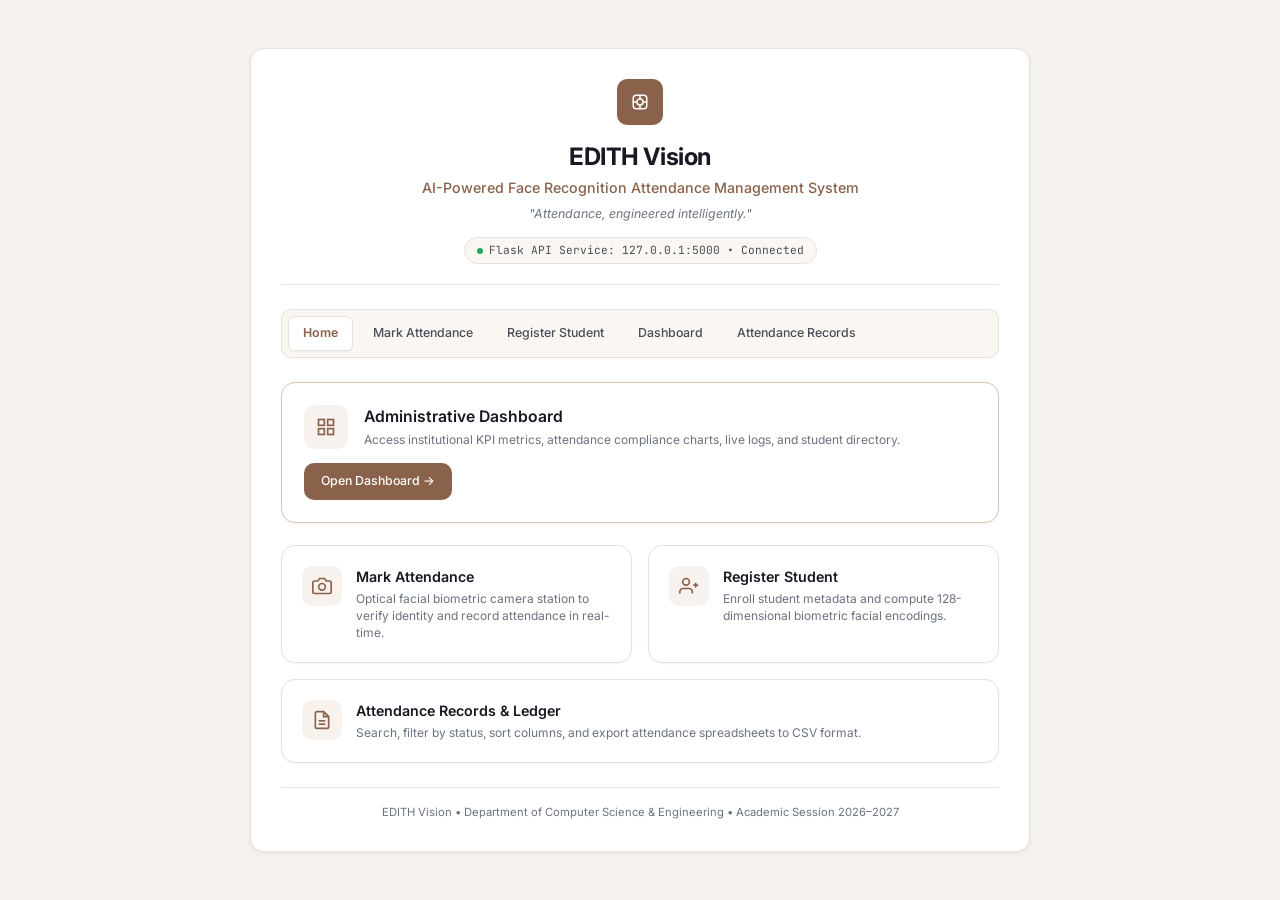
<file: frontend/index.html>
<!DOCTYPE html>
<html lang="en">
<head>
    <meta charset="UTF-8">
    <meta name="viewport" content="width=device-width, initial-scale=1.0">
    <title>EDITH Vision - AI-Powered Face Recognition Attendance Management System</title>

    <!-- Standard Inter & JetBrains Mono Typography -->
    <link rel="preconnect" href="https://fonts.googleapis.com">
    <link rel="preconnect" href="https://fonts.gstatic.com" crossorigin>
    <link href="https://fonts.googleapis.com/css2?family=Inter:wght@400;500;600;700&family=JetBrains+Mono:wght@400;500;600&display=swap" rel="stylesheet">

    <link rel="stylesheet" href="css/style.css">
</head>

<body>
    <div class="standalone-container">
        <div class="standalone-content-card" style="max-width: 780px;">
            
            <!-- Branding Header -->
            <div style="text-align: center; margin-bottom: 24px; padding-bottom: 20px; border-bottom: 1px solid var(--color-card-border);">
                <div class="brand-icon-wrapper" style="width: 46px; height: 46px; margin: 0 auto 14px; border-radius: var(--radius-md);">
                    <svg viewBox="0 0 24 24" fill="none" stroke="currentColor" stroke-width="2" stroke-linecap="round" stroke-linejoin="round" width="24" height="24">
                        <rect x="3" y="3" width="18" height="18" rx="4"></rect>
                        <circle cx="12" cy="12" r="4"></circle>
                        <line x1="12" y1="3" x2="12" y2="7"></line>
                        <line x1="12" y1="17" x2="12" y2="21"></line>
                        <line x1="3" y1="12" x2="7" y2="12"></line>
                        <line x1="17" y1="12" x2="21" y2="12"></line>
                    </svg>
                </div>
                
                <h1 style="font-size: 1.6rem; font-weight: 700; color: var(--color-text-primary); letter-spacing: -0.02em;">
                    EDITH Vision
                </h1>
                
                <p style="font-size: 0.95rem; font-weight: 500; color: var(--color-primary); margin-top: 2px;">
                    AI-Powered Face Recognition Attendance Management System
                </p>

                <p style="font-size: 0.825rem; font-style: italic; color: var(--color-text-muted); max-width: 520px; margin: 6px auto 0;">
                    "Attendance, engineered intelligently."
                </p>

                <div style="display: inline-flex; align-items: center; gap: 6px; margin-top: 14px; font-size: 0.75rem; color: var(--color-text-secondary); font-family: var(--font-mono); padding: 4px 12px; background: #FAF7F2; border: 1px solid var(--color-card-border); border-radius: var(--radius-full);">
                    <span style="width: 6px; height: 6px; border-radius: 50%; background-color: var(--color-success);"></span>
                    <span>Flask API Service: 127.0.0.1:5000 • Connected</span>
                </div>
            </div>

            <!-- Main Navigation Strip -->
            <nav class="main-navigation" aria-label="Main navigation">
                <a href="index.html" aria-current="page">Home</a>
                <a href="attendance.html">Mark Attendance</a>
                <a href="register.html">Register Student</a>
                <a href="dashboard.html">Dashboard</a>
                <a href="records.html">Attendance Records</a>
            </nav>

            <!-- Primary Featured Card -->
            <a href="dashboard.html" class="portal-featured-card">
                <div style="display: flex; align-items: center; gap: 16px;">
                    <div class="portal-card-icon" style="background-color: var(--color-primary-light); color: var(--color-primary); width: 44px; height: 44px;">
                        <svg viewBox="0 0 24 24" fill="none" stroke="currentColor" stroke-width="2" width="22" height="22">
                            <rect x="3" y="3" width="7" height="7"></rect>
                            <rect x="14" y="3" width="7" height="7"></rect>
                            <rect x="14" y="14" width="7" height="7"></rect>
                            <rect x="3" y="14" width="7" height="7"></rect>
                        </svg>
                    </div>
                    <div>
                        <div class="portal-card-title" style="font-size: 1.05rem;">Administrative Dashboard</div>
                        <div class="portal-card-desc">Access institutional KPI metrics, attendance compliance charts, live logs, and student directory.</div>
                    </div>
                </div>
                <span class="btn btn-primary" style="padding: 8px 16px; font-size: 0.825rem;">Open Dashboard →</span>
            </a>

            <!-- Functional Navigation Tiles -->
            <div class="portal-grid-clean">
                <a href="attendance.html" class="portal-card-item">
                    <div class="portal-card-icon">
                        <svg viewBox="0 0 24 24" fill="none" stroke="currentColor" stroke-width="2">
                            <path d="M23 19a2 2 0 0 1-2 2H3a2 2 0 0 1-2-2V8a2 2 0 0 1 2-2h4l2-3h6l2 3h4a2 2 0 0 1 2 2z"></path>
                            <circle cx="12" cy="13" r="4"></circle>
                        </svg>
                    </div>
                    <div>
                        <div class="portal-card-title">Mark Attendance</div>
                        <div class="portal-card-desc">Optical facial biometric camera station to verify identity and record attendance in real-time.</div>
                    </div>
                </a>

                <a href="register.html" class="portal-card-item">
                    <div class="portal-card-icon">
                        <svg viewBox="0 0 24 24" fill="none" stroke="currentColor" stroke-width="2">
                            <path d="M16 21v-2a4 4 0 0 0-4-4H5a4 4 0 0 0-4 4v2"></path>
                            <circle cx="8.5" cy="7" r="4"></circle>
                            <line x1="20" y1="8" x2="20" y2="14"></line>
                            <line x1="23" y1="11" x2="17" y2="11"></line>
                        </svg>
                    </div>
                    <div>
                        <div class="portal-card-title">Register Student</div>
                        <div class="portal-card-desc">Enroll student metadata and compute 128-dimensional biometric facial encodings.</div>
                    </div>
                </a>

                <a href="records.html" class="portal-card-item" style="grid-column: 1 / -1;">
                    <div class="portal-card-icon">
                        <svg viewBox="0 0 24 24" fill="none" stroke="currentColor" stroke-width="2">
                            <path d="M14 2H6a2 2 0 0 0-2 2v16a2 2 0 0 0 2 2h12a2 2 0 0 0 2-2V8z"></path>
                            <polyline points="14 2 14 8 20 8"></polyline>
                            <line x1="16" y1="13" x2="8" y2="13"></line>
                            <line x1="16" y1="17" x2="8" y2="17"></line>
                        </svg>
                    </div>
                    <div>
                        <div class="portal-card-title">Attendance Records & Ledger</div>
                        <div class="portal-card-desc">Search, filter by status, sort columns, and export attendance spreadsheets to CSV format.</div>
                    </div>
                </a>
            </div>

            <div style="margin-top: 24px; padding-top: 16px; border-top: 1px solid var(--color-card-border); text-align: center; font-size: 0.75rem; color: var(--color-text-muted);">
                EDITH Vision • Department of Computer Science & Engineering • Academic Session 2026–2027
            </div>

        </div>
    </div>
</body>
</html>
</file>
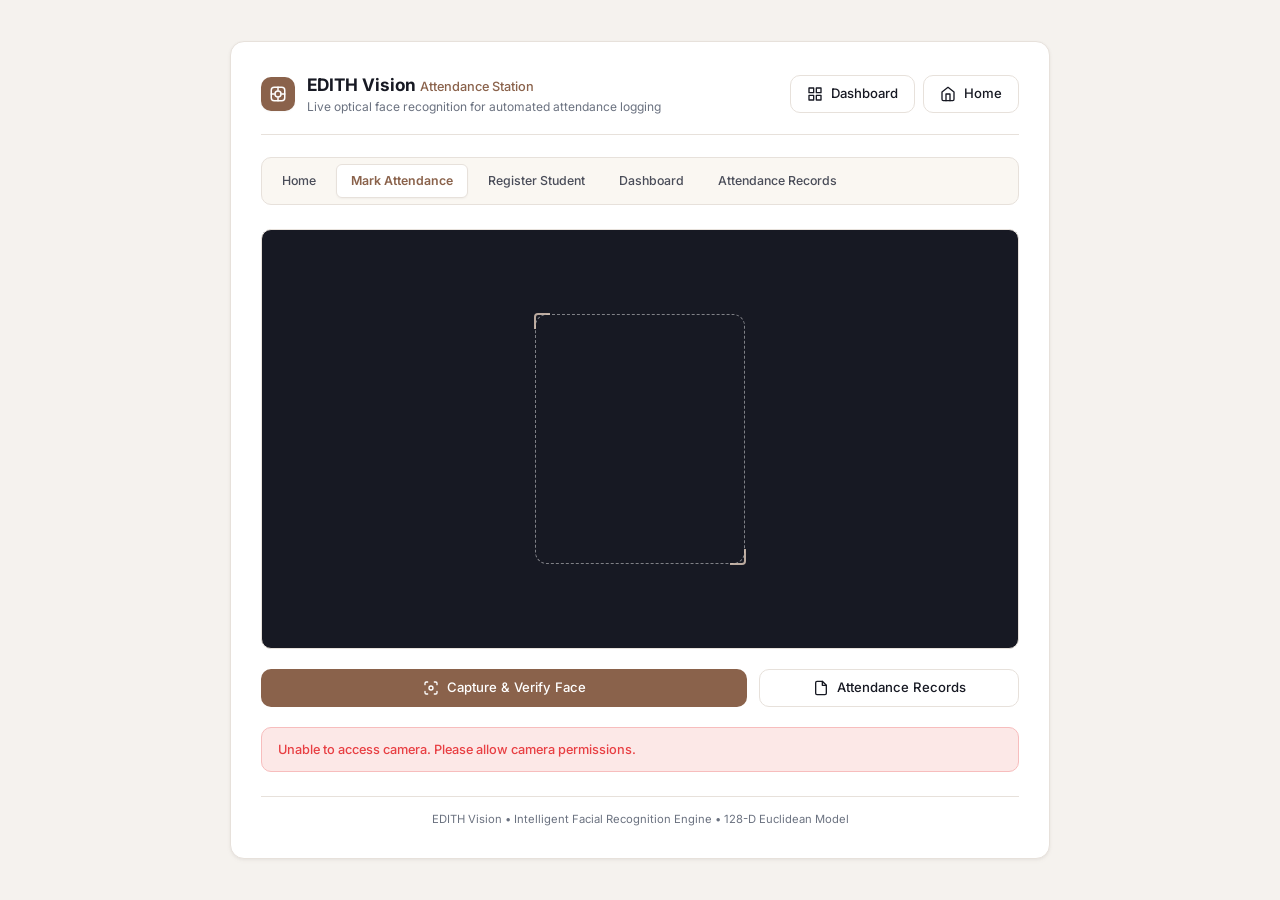
<file: frontend/attendance.html>
<!DOCTYPE html>
<html lang="en">
<head>
    <meta charset="UTF-8">
    <meta name="viewport" content="width=device-width, initial-scale=1.0">
    <title>Mark Attendance - EDITH Vision Biometric Station</title>

    <!-- Standard Inter & JetBrains Mono Typography -->
    <link rel="preconnect" href="https://fonts.googleapis.com">
    <link rel="preconnect" href="https://fonts.gstatic.com" crossorigin>
    <link href="https://fonts.googleapis.com/css2?family=Inter:wght@400;500;600;700&family=JetBrains+Mono:wght@400;500;600&display=swap" rel="stylesheet">

    <!-- EDITH Vision Design System -->
    <link rel="stylesheet" href="css/style.css">
</head>

<body>
    <div class="standalone-container">
        <div class="standalone-content-card" style="max-width: 820px;">
            
            <!-- Top Navigation & Branding Bar -->
            <div style="display: flex; justify-content: space-between; align-items: center; margin-bottom: 22px; padding-bottom: 18px; border-bottom: 1px solid var(--color-card-border); flex-wrap: wrap; gap: 12px;">
                <div style="display: flex; align-items: center; gap: 12px;">
                    <div class="brand-icon-wrapper" title="EDITH Vision">
                        <svg viewBox="0 0 24 24" fill="none" stroke="currentColor" stroke-width="2" stroke-linecap="round" stroke-linejoin="round">
                            <rect x="3" y="3" width="18" height="18" rx="4"></rect>
                            <circle cx="12" cy="12" r="4"></circle>
                            <line x1="12" y1="3" x2="12" y2="7"></line>
                            <line x1="12" y1="17" x2="12" y2="21"></line>
                            <line x1="3" y1="12" x2="7" y2="12"></line>
                            <line x1="17" y1="12" x2="21" y2="12"></line>
                        </svg>
                    </div>
                    <div>
                        <h1 style="font-size: 1.15rem; font-weight: 700; color: var(--color-text-primary); margin: 0;">
                            EDITH Vision <span style="font-size: 0.85rem; font-weight: 500; color: var(--color-primary);">Attendance Station</span>
                        </h1>
                        <p style="font-size: 0.8rem; color: var(--color-text-muted); margin: 0;">Live optical face recognition for automated attendance logging</p>
                    </div>
                </div>

                <div style="display: flex; align-items: center; gap: 8px;">
                    <button type="button" class="btn btn-secondary" onclick="location.href='dashboard.html'">
                        <svg viewBox="0 0 24 24" fill="none" stroke="currentColor" stroke-width="2" stroke-linecap="round" stroke-linejoin="round">
                            <rect x="3" y="3" width="7" height="7"></rect>
                            <rect x="14" y="3" width="7" height="7"></rect>
                            <rect x="14" y="14" width="7" height="7"></rect>
                            <rect x="3" y="14" width="7" height="7"></rect>
                        </svg>
                        <span>Dashboard</span>
                    </button>
                    <button type="button" class="btn btn-secondary" id="homeButton">
                        <svg viewBox="0 0 24 24" fill="none" stroke="currentColor" stroke-width="2" stroke-linecap="round" stroke-linejoin="round">
                            <path d="M3 9l9-7 9 7v11a2 2 0 0 1-2 2H5a2 2 0 0 1-2-2z"></path>
                            <polyline points="9 22 9 12 15 12 15 22"></polyline>
                        </svg>
                        <span>Home</span>
                    </button>
                </div>
            </div>

            <!-- Main Navigation Strip -->
            <nav class="main-navigation" aria-label="Main navigation">
                <a href="index.html">Home</a>
                <a href="attendance.html" aria-current="page">Mark Attendance</a>
                <a href="register.html">Register Student</a>
                <a href="dashboard.html">Dashboard</a>
                <a href="records.html">Attendance Records</a>
            </nav>

            <!-- CAMERA VIEWPORT (Preserving ID cameraStage) -->
            <div class="camera-stage" id="cameraStage" style="margin-bottom: 20px;">
                <!-- Face Alignment Reticle -->
                <div class="face-reticle" id="faceReticle"></div>

                <!-- Video Element (Preserving ID) -->
                <video id="video" autoplay muted playsinline></video>

                <!-- Hidden Canvas (Preserving ID) -->
                <canvas id="canvas" style="display: none;"></canvas>
            </div>

            <!-- CONTROLS & ACTIONS -->
            <div style="display: flex; gap: 12px; margin-bottom: 20px; flex-wrap: wrap;">
                <button type="button" class="btn btn-primary" id="recognize" style="flex: 2;">
                    <svg viewBox="0 0 24 24" fill="none" stroke="currentColor" stroke-width="2" stroke-linecap="round" stroke-linejoin="round">
                        <circle cx="12" cy="12" r="3"></circle>
                        <path d="M3 7V5a2 2 0 0 1 2-2h2"></path>
                        <path d="M17 3h2a2 2 0 0 1 2 2v2"></path>
                        <path d="M21 17v2a2 2 0 0 1-2 2h-2"></path>
                        <path d="M7 21H5a2 2 0 0 1-2-2v-2"></path>
                    </svg>
                    <span>Capture & Verify Face</span>
                </button>

                <button type="button" class="btn btn-secondary" onclick="location.href='records.html'" style="flex: 1;">
                    <svg viewBox="0 0 24 24" fill="none" stroke="currentColor" stroke-width="2" stroke-linecap="round" stroke-linejoin="round">
                        <path d="M14 2H6a2 2 0 0 0-2 2v16a2 2 0 0 0 2 2h12a2 2 0 0 0 2-2V8z"></path>
                        <polyline points="14 2 14 8 20 8"></polyline>
                    </svg>
                    <span>Attendance Records</span>
                </button>
            </div>

            <!-- RESULT MESSAGE CONTAINER (Preserving ID) -->
            <div id="result" class="status-callout" aria-live="polite" style="margin-bottom: 20px;">
                <span>Initializing optical camera sensor...</span>
            </div>

            <!-- STUDENT IDENTIFICATION CARD (Preserving all IDs) -->
            <div id="studentCard" class="recognized-student-hud" hidden>
                <div class="recognized-badge">
                    <svg viewBox="0 0 24 24" fill="none" stroke="currentColor" stroke-width="2" width="14" height="14" stroke-linecap="round" stroke-linejoin="round">
                        <polyline points="20 6 9 17 4 12"></polyline>
                    </svg>
                    <span>Attendance Recorded</span>
                </div>

                <div class="recognized-profile-row" style="margin-top: 6px;">
                    <div class="recognized-avatar" id="avatarBox">
                        <span id="avatarInitials">ST</span>
                    </div>
                    <div class="recognized-meta">
                        <h4 id="studentName">Student Name</h4>
                        <div class="meta-roll">Roll Number: <span id="studentRoll">0000</span></div>
                    </div>
                </div>

                <div class="recognized-details-grid">
                    <div class="detail-item">
                        <span class="label">System Database ID</span>
                        <span class="value" id="studentId">#0</span>
                    </div>
                    <div class="detail-item">
                        <span class="label">Verification Status</span>
                        <span class="value" style="color: var(--color-success);">Present (Biometric Match)</span>
                    </div>
                </div>
            </div>

            <div style="margin-top: 24px; padding-top: 14px; border-top: 1px solid var(--color-card-border); text-align: center; font-size: 0.75rem; color: var(--color-text-muted);">
                EDITH Vision • Intelligent Facial Recognition Engine • 128-D Euclidean Model
            </div>

        </div>
    </div>

    <!-- Core Attendance JS Logic (Unmodified) -->
    <script src="js/attendance.js"></script>
</body>
</html>
</file>
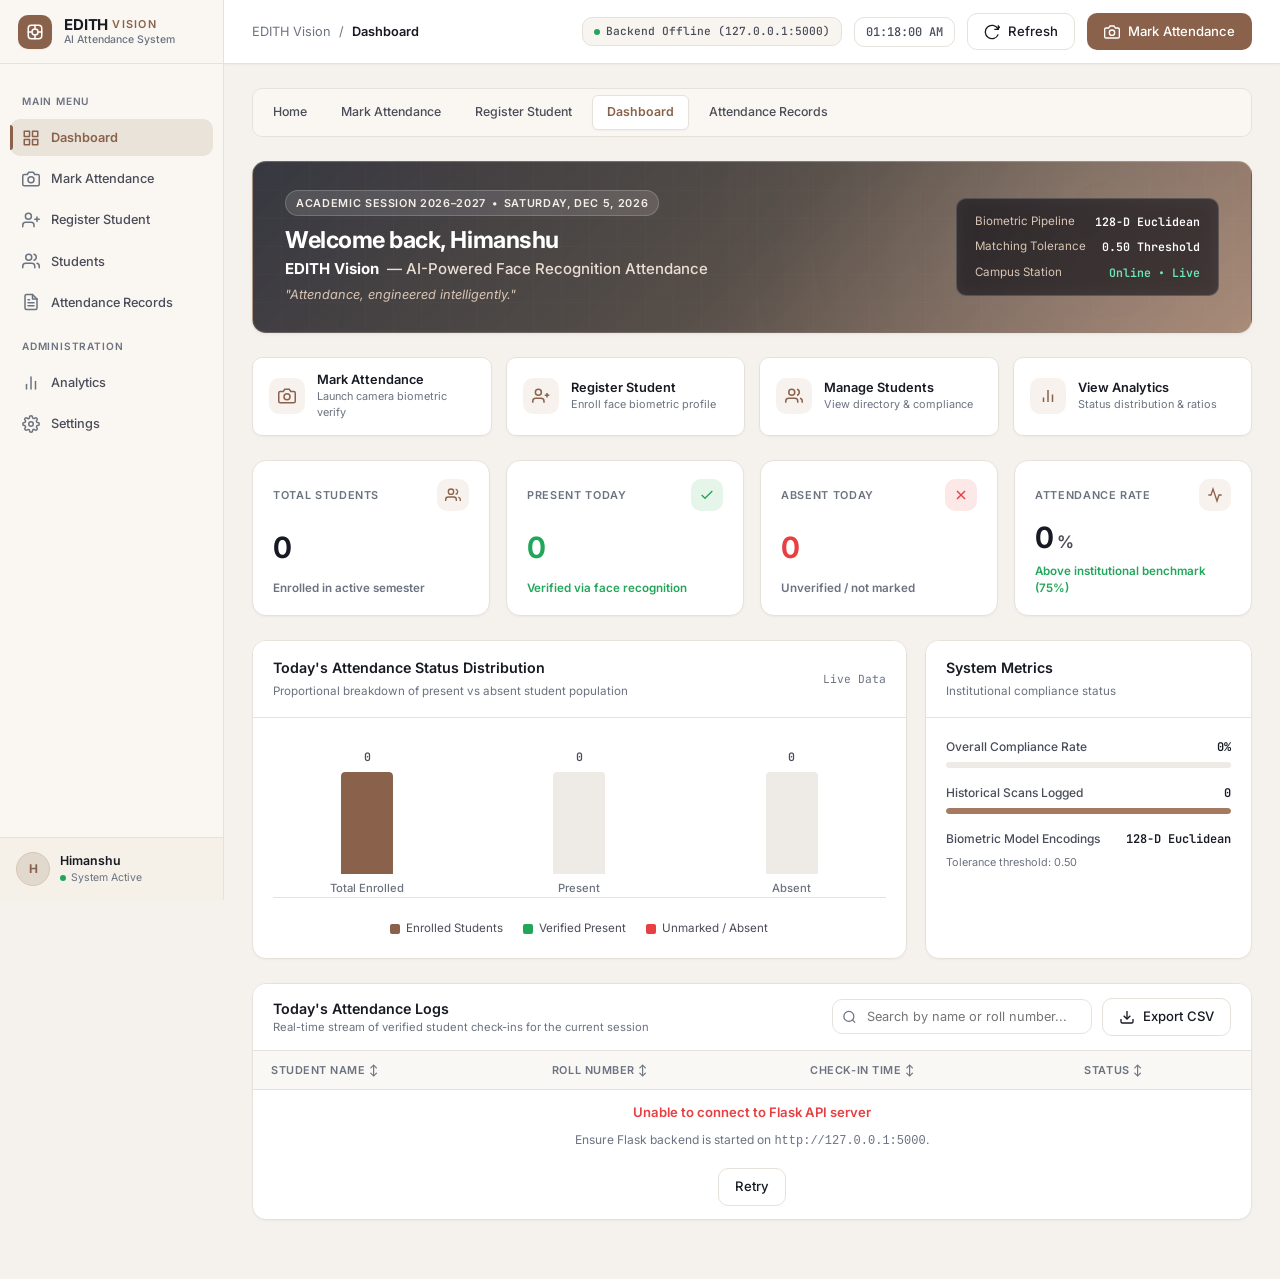
<file: frontend/dashboard.html>
<!DOCTYPE html>
<html lang="en">
<head>
    <meta charset="UTF-8">
    <meta name="viewport" content="width=device-width, initial-scale=1.0">
    <title>EDITH Vision - AI-Powered Face Recognition Attendance Management System</title>
    
    <!-- Standard Clean Inter & JetBrains Mono Typography -->
    <link rel="preconnect" href="https://fonts.googleapis.com">
    <link rel="preconnect" href="https://fonts.gstatic.com" crossorigin>
    <link href="https://fonts.googleapis.com/css2?family=Inter:wght@400;500;600;700&family=JetBrains+Mono:wght@400;500;600&display=swap" rel="stylesheet">
    
    <!-- EDITH Vision Design System -->
    <link rel="stylesheet" href="css/style.css">
</head>

<body>
    <div class="app-layout">
        
        <!-- ==============================================================
             LEFT SIDEBAR (EDITH VISION NAVIGATION)
             ============================================================== -->
        <aside class="app-sidebar" id="appSidebar">
            <!-- Brand & Aperture Logo -->
            <div class="sidebar-brand">
                <div class="brand-icon-wrapper" title="EDITH Vision Aperture">
                    <svg viewBox="0 0 24 24" fill="none" stroke="currentColor" stroke-width="2" stroke-linecap="round" stroke-linejoin="round">
                        <rect x="3" y="3" width="18" height="18" rx="4"></rect>
                        <circle cx="12" cy="12" r="4"></circle>
                        <line x1="12" y1="3" x2="12" y2="7"></line>
                        <line x1="12" y1="17" x2="12" y2="21"></line>
                        <line x1="3" y1="12" x2="7" y2="12"></line>
                        <line x1="17" y1="12" x2="21" y2="12"></line>
                    </svg>
                </div>
                <div class="brand-text">
                    <span class="brand-title">EDITH <span class="brand-title-sub">VISION</span></span>
                    <span class="brand-badge">AI Attendance System</span>
                </div>
            </div>

            <!-- Navigation Links -->
            <nav class="sidebar-nav">
                <div class="nav-section-title">Main Menu</div>

                <button type="button" class="nav-item active" data-target="view-dashboard" id="navDashboard">
                    <svg viewBox="0 0 24 24" fill="none" stroke="currentColor" stroke-width="2" stroke-linecap="round" stroke-linejoin="round">
                        <rect x="3" y="3" width="7" height="7"></rect>
                        <rect x="14" y="3" width="7" height="7"></rect>
                        <rect x="14" y="14" width="7" height="7"></rect>
                        <rect x="3" y="14" width="7" height="7"></rect>
                    </svg>
                    <span>Dashboard</span>
                </button>

                <button type="button" class="nav-item" data-target="view-camera" id="navCamera">
                    <svg viewBox="0 0 24 24" fill="none" stroke="currentColor" stroke-width="2" stroke-linecap="round" stroke-linejoin="round">
                        <path d="M23 19a2 2 0 0 1-2 2H3a2 2 0 0 1-2-2V8a2 2 0 0 1 2-2h4l2-3h6l2 3h4a2 2 0 0 1 2 2z"></path>
                        <circle cx="12" cy="13" r="4"></circle>
                    </svg>
                    <span>Mark Attendance</span>
                </button>

                <button type="button" class="nav-item" data-target="view-register" id="navRegister">
                    <svg viewBox="0 0 24 24" fill="none" stroke="currentColor" stroke-width="2" stroke-linecap="round" stroke-linejoin="round">
                        <path d="M16 21v-2a4 4 0 0 0-4-4H5a4 4 0 0 0-4 4v2"></path>
                        <circle cx="8.5" cy="7" r="4"></circle>
                        <line x1="20" y1="8" x2="20" y2="14"></line>
                        <line x1="23" y1="11" x2="17" y2="11"></line>
                    </svg>
                    <span>Register Student</span>
                </button>

                <button type="button" class="nav-item" data-target="view-students" id="navStudents">
                    <svg viewBox="0 0 24 24" fill="none" stroke="currentColor" stroke-width="2" stroke-linecap="round" stroke-linejoin="round">
                        <path d="M17 21v-2a4 4 0 0 0-4-4H5a4 4 0 0 0-4 4v2"></path>
                        <circle cx="9" cy="7" r="4"></circle>
                        <path d="M23 21v-2a4 4 0 0 0-3-3.87"></path>
                        <path d="M16 3.13a4 4 0 0 1 0 7.75"></path>
                    </svg>
                    <span>Students</span>
                </button>

                <button type="button" class="nav-item" data-target="view-records" id="navRecords">
                    <svg viewBox="0 0 24 24" fill="none" stroke="currentColor" stroke-width="2" stroke-linecap="round" stroke-linejoin="round">
                        <path d="M14 2H6a2 2 0 0 0-2 2v16a2 2 0 0 0 2 2h12a2 2 0 0 0 2-2V8z"></path>
                        <polyline points="14 2 14 8 20 8"></polyline>
                        <line x1="16" y1="13" x2="8" y2="13"></line>
                        <line x1="16" y1="17" x2="8" y2="17"></line>
                        <polyline points="10 9 9 9 8 9"></polyline>
                    </svg>
                    <span>Attendance Records</span>
                </button>

                <div class="nav-section-title">Administration</div>

                <button type="button" class="nav-item" onclick="switchView('view-dashboard'); setTimeout(() => { const el = document.getElementById('analyticsSection'); if(el) el.scrollIntoView({behavior: 'smooth'}); }, 100);">
                    <svg viewBox="0 0 24 24" fill="none" stroke="currentColor" stroke-width="2" stroke-linecap="round" stroke-linejoin="round">
                        <line x1="18" y1="20" x2="18" y2="10"></line>
                        <line x1="12" y1="20" x2="12" y2="4"></line>
                        <line x1="6" y1="20" x2="6" y2="14"></line>
                    </svg>
                    <span>Analytics</span>
                </button>

                <button type="button" class="nav-item" onclick="showToast('EDITH Vision • System Active • Connected to SQLite & Flask API at 127.0.0.1:5000', 'info')">
                    <svg viewBox="0 0 24 24" fill="none" stroke="currentColor" stroke-width="2" stroke-linecap="round" stroke-linejoin="round">
                        <circle cx="12" cy="12" r="3"></circle>
                        <path d="M19.4 15a1.65 1.65 0 0 0 .33 1.82l.06.06a2 2 0 0 1 0 2.83 2 2 0 0 1-2.83 0l-.06-.06a1.65 1.65 0 0 0-1.82-.33 1.65 1.65 0 0 0-1 1.51V21a2 2 0 0 1-2 2 2 2 0 0 1-2-2v-.09A1.65 1.65 0 0 0 9 19.4a1.65 1.65 0 0 0-1.82.33l-.06.06a2 2 0 0 1-2.83 0 2 2 0 0 1 0-2.83l.06-.06a1.65 1.65 0 0 0 .33-1.82 1.65 1.65 0 0 0-1.51-1H3a2 2 0 0 1-2-2 2 2 0 0 1 2-2h.09A1.65 1.65 0 0 0 4.6 9a1.65 1.65 0 0 0-.33-1.82l-.06-.06a2 2 0 0 1 0-2.83 2 2 0 0 1 2.83 0l.06.06a1.65 1.65 0 0 0 1.82.33H9a1.65 1.65 0 0 0 1-1.51V3a2 2 0 0 1 2-2 2 2 0 0 1 2 2v.09a1.65 1.65 0 0 0 1 1.51 1.65 1.65 0 0 0 1.82-.33l.06-.06a2 2 0 0 1 2.83 0 2 2 0 0 1 0 2.83l-.06.06a1.65 1.65 0 0 0-.33 1.82V9a1.65 1.65 0 0 0 1.51 1H21a2 2 0 0 1 2 2 2 2 0 0 1-2 2h-.09a1.65 1.65 0 0 0-1.51 1z"></path>
                    </svg>
                    <span>Settings</span>
                </button>
            </nav>

            <!-- Bottom User & Status Profile -->
            <div class="sidebar-footer">
                <div class="user-profile-badge">
                    <div class="user-avatar" title="Himanshu - Administrator">H</div>
                    <div class="user-info">
                        <span class="user-name">Himanshu</span>
                        <span class="user-role">
                            <span class="user-status-dot"></span>
                            <span>System Active</span>
                        </span>
                    </div>
                </div>
            </div>
        </aside>

        <!-- ==============================================================
             MAIN WORKSPACE
             ============================================================== -->
        <main class="app-main">
            <!-- Top Sticky Header -->
            <header class="app-header">
                <div class="header-left">
                    <button type="button" class="menu-toggle-btn" id="menuToggleBtn" aria-label="Toggle navigation">
                        <svg viewBox="0 0 24 24" fill="none" stroke="currentColor" stroke-width="2" width="18" height="18">
                            <line x1="3" y1="12" x2="21" y2="12"></line>
                            <line x1="3" y1="6" x2="21" y2="6"></line>
                            <line x1="3" y1="18" x2="21" y2="18"></line>
                        </svg>
                    </button>
                    <div class="page-breadcrumb">
                        <span>EDITH Vision</span>
                        <span>/</span>
                        <span class="current" id="currentSectionTitle">Dashboard</span>
                    </div>
                </div>

                <div class="header-right">
                    <div class="system-status-indicator" title="Backend Server Connectivity">
                        <span class="status-dot"></span>
                        <span id="apiStatusText">Connected to 127.0.0.1:5000</span>
                    </div>

                    <div class="live-clock" id="liveClockDisplay">--:--:--</div>

                    <button type="button" class="btn btn-secondary" id="refreshDashboard" title="Refresh attendance ledger">
                        <svg viewBox="0 0 24 24" fill="none" stroke="currentColor" stroke-width="2" width="14" height="14">
                            <path d="M21.5 2v6h-6M21.34 15.57a10 10 0 1 1-.57-8.38l5.67-5.19"></path>
                        </svg>
                        <span>Refresh</span>
                    </button>

                    <button type="button" class="btn btn-primary" onclick="switchView('view-camera')" title="Open live face recognition camera">
                        <svg viewBox="0 0 24 24" fill="none" stroke="currentColor" stroke-width="2" width="14" height="14">
                            <path d="M23 19a2 2 0 0 1-2 2H3a2 2 0 0 1-2-2V8a2 2 0 0 1 2-2h4l2-3h6l2 3h4a2 2 0 0 1 2 2z"></path>
                            <circle cx="12" cy="13" r="4"></circle>
                        </svg>
                        <span>Mark Attendance</span>
                    </button>
                </div>
            </header>

            <!-- Feedback & Toast Container -->
            <div id="dashboardMessage" style="display: none;"></div>
            <div class="toast-container" id="toastContainer"></div>

            <!-- Page Viewport Content -->
            <div class="content-viewport">
                <!-- Main Navigation Strip Across Standalone Pages -->
                <nav class="main-navigation" aria-label="Main navigation">
                    <a href="index.html">Home</a>
                    <a href="attendance.html">Mark Attendance</a>
                    <a href="register.html">Register Student</a>
                    <a href="dashboard.html" aria-current="page">Dashboard</a>
                    <a href="records.html">Attendance Records</a>
                </nav>
                
                <!-- ==============================================================
                     VIEW 1: DASHBOARD (OVERVIEW & ANALYTICS)
                     ============================================================== -->
                <section class="view-section active-view" id="view-dashboard">
                    
                    <!-- Refined Campus Hero Banner -->
                    <div class="campus-hero-banner">
                        <div class="hero-content">
                            <div class="hero-pill-badge">
                                <span>Academic Session 2026–2027</span>
                                <span>•</span>
                                <span id="currentDateDisplay">Today's Session</span>
                            </div>
                            <h1 class="hero-greeting">Welcome back, Himanshu</h1>
                            <div class="hero-title">
                                <strong>EDITH Vision</strong> — AI-Powered Face Recognition Attendance
                            </div>
                            <div class="hero-tagline">
                                "Attendance, engineered intelligently."
                            </div>
                        </div>

                        <div class="hero-stats-panel">
                            <div class="hero-stat-row">
                                <span class="hero-stat-label">Biometric Pipeline</span>
                                <span class="hero-stat-value">128-D Euclidean</span>
                            </div>
                            <div class="hero-stat-row">
                                <span class="hero-stat-label">Matching Tolerance</span>
                                <span class="hero-stat-value">0.50 Threshold</span>
                            </div>
                            <div class="hero-stat-row">
                                <span class="hero-stat-label">Campus Station</span>
                                <span class="hero-stat-value" style="color: #6EE7B7;">Online • Live</span>
                            </div>
                        </div>
                    </div>

                    <!-- Quick Actions Strip -->
                    <div class="quick-actions-bar">
                        <button type="button" class="quick-action-btn" onclick="switchView('view-camera')">
                            <div class="quick-action-icon">
                                <svg viewBox="0 0 24 24" fill="none" stroke="currentColor" stroke-width="2">
                                    <path d="M23 19a2 2 0 0 1-2 2H3a2 2 0 0 1-2-2V8a2 2 0 0 1 2-2h4l2-3h6l2 3h4a2 2 0 0 1 2 2z"></path>
                                    <circle cx="12" cy="13" r="4"></circle>
                                </svg>
                            </div>
                            <div class="quick-action-info">
                                <span class="quick-action-title">Mark Attendance</span>
                                <span class="quick-action-desc">Launch camera biometric verify</span>
                            </div>
                        </button>

                        <button type="button" class="quick-action-btn" onclick="switchView('view-register')">
                            <div class="quick-action-icon">
                                <svg viewBox="0 0 24 24" fill="none" stroke="currentColor" stroke-width="2">
                                    <path d="M16 21v-2a4 4 0 0 0-4-4H5a4 4 0 0 0-4 4v2"></path>
                                    <circle cx="8.5" cy="7" r="4"></circle>
                                    <line x1="20" y1="8" x2="20" y2="14"></line>
                                    <line x1="23" y1="11" x2="17" y2="11"></line>
                                </svg>
                            </div>
                            <div class="quick-action-info">
                                <span class="quick-action-title">Register Student</span>
                                <span class="quick-action-desc">Enroll face biometric profile</span>
                            </div>
                        </button>

                        <button type="button" class="quick-action-btn" onclick="switchView('view-students')">
                            <div class="quick-action-icon">
                                <svg viewBox="0 0 24 24" fill="none" stroke="currentColor" stroke-width="2">
                                    <path d="M17 21v-2a4 4 0 0 0-4-4H5a4 4 0 0 0-4 4v2"></path>
                                    <circle cx="9" cy="7" r="4"></circle>
                                    <path d="M23 21v-2a4 4 0 0 0-3-3.87"></path>
                                    <path d="M16 3.13a4 4 0 0 1 0 7.75"></path>
                                </svg>
                            </div>
                            <div class="quick-action-info">
                                <span class="quick-action-title">Manage Students</span>
                                <span class="quick-action-desc">View directory & compliance</span>
                            </div>
                        </button>

                        <button type="button" class="quick-action-btn" onclick="switchView('view-dashboard'); setTimeout(() => { const el = document.getElementById('analyticsSection'); if(el) el.scrollIntoView({behavior: 'smooth'}); }, 50);">
                            <div class="quick-action-icon">
                                <svg viewBox="0 0 24 24" fill="none" stroke="currentColor" stroke-width="2">
                                    <line x1="18" y1="20" x2="18" y2="10"></line>
                                    <line x1="12" y1="20" x2="12" y2="4"></line>
                                    <line x1="6" y1="20" x2="6" y2="14"></line>
                                </svg>
                            </div>
                            <div class="quick-action-info">
                                <span class="quick-action-title">View Analytics</span>
                                <span class="quick-action-desc">Status distribution & ratios</span>
                            </div>
                        </button>
                    </div>

                    <!-- 4 REFINED KPI CARDS (Warm Ivory, Bronze, Green, Red) -->
                    <div class="kpi-grid">
                        
                        <!-- 1. Total Students -->
                        <div class="kpi-card">
                            <div class="kpi-header">
                                <span class="kpi-label">Total Students</span>
                                <div class="kpi-icon" title="Enrolled Students">
                                    <svg viewBox="0 0 24 24" fill="none" stroke="currentColor" stroke-width="2">
                                        <path d="M17 21v-2a4 4 0 0 0-4-4H5a4 4 0 0 0-4 4v2"></path>
                                        <circle cx="9" cy="7" r="4"></circle>
                                        <path d="M23 21v-2a4 4 0 0 0-3-3.87"></path>
                                        <path d="M16 3.13a4 4 0 0 1 0 7.75"></path>
                                    </svg>
                                </div>
                            </div>
                            <div class="kpi-body">
                                <span class="kpi-value" id="totalStudents">0</span>
                            </div>
                            <div class="kpi-footer">
                                <span class="kpi-indicator neutral">Enrolled in active semester</span>
                            </div>
                        </div>

                        <!-- 2. Present Today -->
                        <div class="kpi-card">
                            <div class="kpi-header">
                                <span class="kpi-label">Present Today</span>
                                <div class="kpi-icon" style="color: var(--color-success); background-color: var(--color-success-bg);" title="Present Today">
                                    <svg viewBox="0 0 24 24" fill="none" stroke="currentColor" stroke-width="2">
                                        <polyline points="20 6 9 17 4 12"></polyline>
                                    </svg>
                                </div>
                            </div>
                            <div class="kpi-body">
                                <span class="kpi-value" id="presentToday" style="color: var(--color-success);">0</span>
                            </div>
                            <div class="kpi-footer">
                                <span class="kpi-indicator positive" id="presentContextLabel">Verified via face recognition</span>
                            </div>
                        </div>

                        <!-- 3. Absent Today -->
                        <div class="kpi-card">
                            <div class="kpi-header">
                                <span class="kpi-label">Absent Today</span>
                                <div class="kpi-icon" style="color: var(--color-danger); background-color: var(--color-danger-bg);" title="Absent Today">
                                    <svg viewBox="0 0 24 24" fill="none" stroke="currentColor" stroke-width="2">
                                        <line x1="18" y1="6" x2="6" y2="18"></line>
                                        <line x1="6" y1="6" x2="18" y2="18"></line>
                                    </svg>
                                </div>
                            </div>
                            <div class="kpi-body">
                                <span class="kpi-value" id="absentToday" style="color: var(--color-danger);">0</span>
                            </div>
                            <div class="kpi-footer">
                                <span class="kpi-indicator neutral" id="absentContextLabel">Unverified / not marked</span>
                            </div>
                        </div>

                        <!-- 4. Attendance Rate -->
                        <div class="kpi-card">
                            <div class="kpi-header">
                                <span class="kpi-label">Attendance Rate</span>
                                <div class="kpi-icon" style="color: var(--color-primary); background-color: var(--color-primary-light);" title="Attendance Percentage">
                                    <svg viewBox="0 0 24 24" fill="none" stroke="currentColor" stroke-width="2">
                                        <polyline points="22 12 18 12 15 21 9 3 6 12 2 12"></polyline>
                                    </svg>
                                </div>
                            </div>
                            <div class="kpi-body">
                                <span class="kpi-value" id="attendanceRate">0</span>
                                <span class="kpi-unit">%</span>
                            </div>
                            <div class="kpi-footer">
                                <span class="kpi-indicator positive" id="rateContextLabel">Above institutional benchmark (75%)</span>
                            </div>
                        </div>

                    </div>

                    <!-- ATTENDANCE ANALYTICS SECTION -->
                    <div class="analytics-section-grid" id="analyticsSection">
                        <!-- Chart: Attendance Verification Distribution -->
                        <div class="panel-card">
                            <div class="panel-header">
                                <div>
                                    <h2 class="panel-title">Today's Attendance Status Distribution</h2>
                                    <span class="panel-subtitle">Proportional breakdown of present vs absent student population</span>
                                </div>
                                <span style="font-size: 0.75rem; font-family: var(--font-mono); color: var(--color-text-muted);" id="analyticsDateBadge">Live Data</span>
                            </div>
                            <div class="panel-body">
                                <div class="chart-container">
                                    <div class="chart-bars-wrap">
                                        <!-- Bar 1: Total Enrolled -->
                                        <div class="chart-bar-group">
                                            <span class="chart-bar-value" id="chartTotalVal">0</span>
                                            <div class="chart-bar-track">
                                                <div class="chart-bar-fill" id="chartTotalBar" style="height: 100%;"></div>
                                            </div>
                                            <span class="chart-bar-label">Total Enrolled</span>
                                        </div>

                                        <!-- Bar 2: Present Today -->
                                        <div class="chart-bar-group">
                                            <span class="chart-bar-value" id="chartPresentVal">0</span>
                                            <div class="chart-bar-track">
                                                <div class="chart-bar-fill success" id="chartPresentBar" style="height: 0%;"></div>
                                            </div>
                                            <span class="chart-bar-label">Present</span>
                                        </div>

                                        <!-- Bar 3: Absent Today -->
                                        <div class="chart-bar-group">
                                            <span class="chart-bar-value" id="chartAbsentVal">0</span>
                                            <div class="chart-bar-track">
                                                <div class="chart-bar-fill danger" id="chartAbsentBar" style="height: 0%;"></div>
                                            </div>
                                            <span class="chart-bar-label">Absent</span>
                                        </div>
                                    </div>

                                    <div class="chart-legend">
                                        <div class="legend-item">
                                            <span class="legend-color" style="background-color: var(--color-primary);"></span>
                                            <span>Enrolled Students</span>
                                        </div>
                                        <div class="legend-item">
                                            <span class="legend-color" style="background-color: var(--color-success);"></span>
                                            <span>Verified Present</span>
                                        </div>
                                        <div class="legend-item">
                                            <span class="legend-color" style="background-color: var(--color-danger);"></span>
                                            <span>Unmarked / Absent</span>
                                        </div>
                                    </div>
                                </div>
                            </div>
                        </div>

                        <!-- Secondary Info Panel: Operational Metrics -->
                        <div class="panel-card">
                            <div class="panel-header">
                                <div>
                                    <h2 class="panel-title">System Metrics</h2>
                                    <span class="panel-subtitle">Institutional compliance status</span>
                                </div>
                            </div>
                            <div class="panel-body">
                                <div class="breakdown-list">
                                    <div class="breakdown-item">
                                        <div class="breakdown-row">
                                            <span class="breakdown-label">Overall Compliance Rate</span>
                                            <span class="breakdown-val" id="metricComplianceVal">0%</span>
                                        </div>
                                        <div class="breakdown-bar">
                                            <div class="breakdown-fill" id="metricComplianceBar" style="width: 0%; background-color: var(--color-primary);"></div>
                                        </div>
                                    </div>

                                    <div class="breakdown-item">
                                        <div class="breakdown-row">
                                            <span class="breakdown-label">Historical Scans Logged</span>
                                            <span class="breakdown-val" id="totalRecords">0</span>
                                        </div>
                                        <div class="breakdown-bar">
                                            <div class="breakdown-fill" style="width: 100%; background-color: var(--color-secondary-brand);"></div>
                                        </div>
                                    </div>

                                    <div class="breakdown-item">
                                        <div class="breakdown-row">
                                            <span class="breakdown-label">Biometric Model Encodings</span>
                                            <span class="breakdown-val">128-D Euclidean</span>
                                        </div>
                                        <span style="font-size: 0.725rem; color: var(--color-text-muted);">Tolerance threshold: 0.50</span>
                                    </div>
                                </div>
                            </div>
                        </div>
                    </div>

                    <!-- ATTENDANCE TABLE (PRIMARY DATA COMPONENT) -->
                    <div class="data-table-wrapper">
                        <div class="table-toolbar">
                            <div>
                                <h3 style="font-size: 0.95rem; font-weight: 600; color: var(--color-text-primary);">Today's Attendance Logs</h3>
                                <p style="font-size: 0.75rem; color: var(--color-text-muted);">Real-time stream of verified student check-ins for the current session</p>
                            </div>

                            <div class="table-filters">
                                <div class="table-search-input">
                                    <svg viewBox="0 0 24 24" fill="none" stroke="currentColor" stroke-width="2">
                                        <circle cx="11" cy="11" r="8"></circle>
                                        <line x1="21" y1="21" x2="16.65" y2="16.65"></line>
                                    </svg>
                                    <input type="text" id="todaySearchInput" placeholder="Search by name or roll number...">
                                </div>

                                <button type="button" class="btn btn-secondary" onclick="exportTodayCSV()" title="Export to CSV">
                                    <svg viewBox="0 0 24 24" fill="none" stroke="currentColor" stroke-width="2">
                                        <path d="M21 15v4a2 2 0 0 1-2 2H5a2 2 0 0 1-2-2v-4"></path>
                                        <polyline points="7 10 12 15 17 10"></polyline>
                                        <line x1="12" y1="15" x2="12" y2="3"></line>
                                    </svg>
                                    <span>Export CSV</span>
                                </button>
                            </div>
                        </div>

                        <div class="table-responsive">
                            <table class="admin-table">
                                <thead>
                                    <tr>
                                        <th onclick="sortTodayTable('name')">Student Name <span class="sort-icon">↕</span></th>
                                        <th onclick="sortTodayTable('roll_number')">Roll Number <span class="sort-icon">↕</span></th>
                                        <th onclick="sortTodayTable('attendance_time')">Check-in Time <span class="sort-icon">↕</span></th>
                                        <th onclick="sortTodayTable('status')">Status <span class="sort-icon">↕</span></th>
                                    </tr>
                                </thead>
                                <tbody id="todayAttendanceBody">
                                    <tr>
                                        <td colspan="4" class="table-empty-row">
                                            <div class="empty-state-content">
                                                <div class="spinner-clean" style="border-color: #D9C5B5; border-top-color: var(--color-primary); width: 24px; height: 24px;"></div>
                                                <span>Loading attendance records...</span>
                                            </div>
                                        </td>
                                    </tr>
                                </tbody>
                            </table>
                        </div>
                    </div>
                </section>


                <!-- ==============================================================
                     VIEW 2: FACE RECOGNITION (CLEAN BIOMETRIC SYSTEM)
                     ============================================================== -->
                <section class="view-section" id="view-camera">
                    <div class="page-header-block">
                        <div>
                            <h1 class="page-title">Face Recognition Biometric Station</h1>
                            <p class="page-description">Automated identity verification and attendance check-in using facial recognition.</p>
                        </div>
                    </div>

                    <div class="camera-layout-grid">
                        <!-- Camera Card -->
                        <div class="camera-card">
                            <div class="camera-card-header">
                                <span class="camera-header-title">Live Optical Camera Feed</span>
                                <div class="status-badge present" id="cameraStatusBadge">
                                    <span class="badge-dot"></span>
                                    <span id="cameraStatusLabel">Camera Active</span>
                                </div>
                            </div>

                            <!-- Clean Biometric Camera Viewport -->
                            <div class="camera-feed-viewport" id="cameraStage">
                                <!-- Subtle Face Framing Guide Box -->
                                <div class="face-alignment-box" id="faceReticle"></div>

                                <video id="video" autoplay muted playsinline></video>
                                <canvas id="canvas" style="display: none;"></canvas>
                            </div>

                            <!-- Camera Controls Bar -->
                            <div class="camera-controls-bar">
                                <button type="button" class="btn btn-primary" id="recognize" style="flex: 2;">
                                    <svg viewBox="0 0 24 24" fill="none" stroke="currentColor" stroke-width="2">
                                        <circle cx="12" cy="12" r="3"></circle>
                                        <path d="M3 7V5a2 2 0 0 1 2-2h2"></path>
                                        <path d="M17 3h2a2 2 0 0 1 2 2v2"></path>
                                        <path d="M21 17v2a2 2 0 0 1-2 2h-2"></path>
                                        <path d="M7 21H5a2 2 0 0 1-2-2v-2"></path>
                                    </svg>
                                    <span id="recognizeBtnText">Capture & Verify Face</span>
                                </button>

                                <button type="button" class="btn btn-secondary" id="toggleCameraBtn">
                                    <svg viewBox="0 0 24 24" fill="none" stroke="currentColor" stroke-width="2">
                                        <path d="M23 4v6h-6M20.49 15a9 9 0 1 1-2.12-9.36L23 10"></path>
                                    </svg>
                                    <span>Reset Camera</span>
                                </button>
                            </div>
                        </div>

                        <!-- Recognition Status & Result Readout -->
                        <div class="verification-panel">
                            <div class="camera-card-header">
                                <span class="camera-header-title">Verification Diagnostic</span>
                            </div>

                            <!-- Status message callout -->
                            <div class="status-callout-clean" id="result" aria-live="polite">
                                <svg viewBox="0 0 24 24" fill="none" stroke="currentColor" stroke-width="2" width="16" height="16">
                                    <circle cx="12" cy="12" r="10"></circle>
                                    <line x1="12" y1="16" x2="12" y2="12"></line>
                                    <line x1="12" y1="8" x2="12.01" y2="8"></line>
                                </svg>
                                <span id="resultText">Position student in front of camera and click Capture & Verify Face.</span>
                            </div>

                            <!-- Verified Student Readout Card (Preserving all IDs) -->
                            <div class="verified-record-box" id="studentCard" hidden>
                                <div class="verified-header">
                                    <svg viewBox="0 0 24 24" fill="none" stroke="currentColor" stroke-width="2" width="16" height="16">
                                        <polyline points="20 6 9 17 4 12"></polyline>
                                    </svg>
                                    <span id="attendanceConfirmationStatus">Attendance Recorded</span>
                                </div>

                                <div class="verified-profile-row">
                                    <div class="verified-avatar-box" id="recognizedAvatar">
                                        <span id="recognizedInitials">ST</span>
                                    </div>
                                    <div>
                                        <div class="verified-name" id="studentName">Student Name</div>
                                        <div class="verified-roll">Roll No: <span id="studentRoll">0000</span></div>
                                    </div>
                                </div>

                                <div class="verified-meta-grid">
                                    <div class="verified-meta-item">
                                        <span class="label">System ID</span>
                                        <span class="value" id="studentId">#0</span>
                                    </div>
                                    <div class="verified-meta-item">
                                        <span class="label">Time Verified</span>
                                        <span class="value" id="recognizedTimestamp">--:--:--</span>
                                    </div>
                                </div>
                            </div>
                        </div>
                    </div>
                </section>


                <!-- ==============================================================
                     VIEW 3: STUDENTS (CLEAN DIRECTORY CARDS)
                     ============================================================== -->
                <section class="view-section" id="view-students">
                    <div class="page-header-block">
                        <div>
                            <h1 class="page-title">Student Directory</h1>
                            <p class="page-description">Registered students, academic departments, and cumulative attendance records.</p>
                        </div>

                        <div class="header-action-group">
                            <div class="table-search-input" style="min-width: 280px;">
                                <svg viewBox="0 0 24 24" fill="none" stroke="currentColor" stroke-width="2">
                                    <circle cx="11" cy="11" r="8"></circle>
                                    <line x1="21" y1="21" x2="16.65" y2="16.65"></line>
                                </svg>
                                <input type="text" id="studentCardsSearchInput" placeholder="Search by name or roll number...">
                            </div>

                            <button type="button" class="btn btn-secondary" onclick="loadStudentCards()">
                                <span>Reload</span>
                            </button>

                            <button type="button" class="btn btn-primary" onclick="switchView('view-register')">
                                <svg viewBox="0 0 24 24" fill="none" stroke="currentColor" stroke-width="2">
                                    <line x1="12" y1="5" x2="12" y2="19"></line>
                                    <line x1="5" y1="12" x2="19" y2="12"></line>
                                </svg>
                                <span>Add Student</span>
                            </button>
                        </div>
                    </div>

                    <div style="font-size: 0.8rem; color: var(--color-text-muted); margin-bottom: 16px;" id="studentsCountLabel">
                        Loading student records...
                    </div>

                    <!-- Clean Structured Student Cards Grid -->
                    <div class="students-grid-wrapper" id="students3DGrid">
                        <!-- Populated dynamically via loadStudentCards() -->
                    </div>
                </section>


                <!-- ==============================================================
                     VIEW 4: ATTENDANCE RECORDS (LEDGER & REPORTS)
                     ============================================================== -->
                <section class="view-section" id="view-records">
                    <div class="page-header-block">
                        <div>
                            <h1 class="page-title">Attendance Records & Ledger</h1>
                            <p class="page-description">Complete historical ledger of all student check-in transactions.</p>
                        </div>

                        <div class="header-action-group">
                            <button type="button" class="btn btn-secondary" onclick="exportAllRecordsCSV()">
                                <svg viewBox="0 0 24 24" fill="none" stroke="currentColor" stroke-width="2">
                                    <path d="M21 15v4a2 2 0 0 1-2 2H5a2 2 0 0 1-2-2v-4"></path>
                                    <polyline points="7 10 12 15 17 10"></polyline>
                                    <line x1="12" y1="15" x2="12" y2="3"></line>
                                </svg>
                                <span>Download CSV Report</span>
                            </button>

                            <button type="button" class="btn btn-secondary" onclick="loadAllAttendanceRecords()">
                                <svg viewBox="0 0 24 24" fill="none" stroke="currentColor" stroke-width="2">
                                    <path d="M21.5 2v6h-6M21.34 15.57a10 10 0 1 1-.57-8.38l5.67-5.19"></path>
                                </svg>
                                <span>Refresh</span>
                            </button>
                        </div>
                    </div>

                    <div class="data-table-wrapper">
                        <div class="table-toolbar">
                            <div>
                                <span style="font-size: 0.85rem; font-weight: 500; color: var(--color-text-secondary);" id="allRecordsCountSummary">
                                    Loading records...
                                </span>
                            </div>

                            <div class="table-filters">
                                <div class="table-search-input">
                                    <svg viewBox="0 0 24 24" fill="none" stroke="currentColor" stroke-width="2">
                                        <circle cx="11" cy="11" r="8"></circle>
                                        <line x1="21" y1="21" x2="16.65" y2="16.65"></line>
                                    </svg>
                                    <input type="text" id="allRecordsSearchInput" placeholder="Filter records by keyword...">
                                </div>

                                <select class="filter-select" id="allRecordsStatusFilter">
                                    <option value="ALL">All Statuses</option>
                                    <option value="Present">Present Only</option>
                                    <option value="Absent">Absent Only</option>
                                </select>
                            </div>
                        </div>

                        <div class="table-responsive">
                            <table class="admin-table" id="allAttendanceTable">
                                <thead>
                                    <tr>
                                        <th onclick="sortAllRecordsTable('name')">Student Name <span class="sort-icon">↕</span></th>
                                        <th onclick="sortAllRecordsTable('roll_number')">Roll Number <span class="sort-icon">↕</span></th>
                                        <th onclick="sortAllRecordsTable('attendance_date')">Date <span class="sort-icon">↕</span></th>
                                        <th onclick="sortAllRecordsTable('attendance_time')">Time <span class="sort-icon">↕</span></th>
                                        <th onclick="sortAllRecordsTable('status')">Status <span class="sort-icon">↕</span></th>
                                    </tr>
                                </thead>
                                <tbody id="allAttendanceBody">
                                    <tr>
                                        <td colspan="5" class="table-empty-row">
                                            <div class="empty-state-content">
                                                <div class="spinner-clean" style="border-color: #D9C5B5; border-top-color: var(--color-primary); width: 24px; height: 24px;"></div>
                                                <span>Loading attendance ledger...</span>
                                            </div>
                                        </td>
                                    </tr>
                                </tbody>
                            </table>
                        </div>
                    </div>
                </section>


                <!-- ==============================================================
                     VIEW 5: REGISTER STUDENT (ADMINISTRATIVE FORM)
                     ============================================================== -->
                <section class="view-section" id="view-register">
                    <div class="page-header-block">
                        <div>
                            <h1 class="page-title">Register New Student</h1>
                            <p class="page-description">Enroll student credentials and capture facial biometric encoding.</p>
                        </div>
                    </div>

                    <div style="display: grid; grid-template-columns: 1fr 1fr; gap: 24px; max-width: 980px;">
                        <!-- Form Card -->
                        <div class="panel-card">
                            <div class="panel-header">
                                <h2 class="panel-title">Student Credentials</h2>
                            </div>
                            <div class="panel-body">
                                <form id="enrollmentForm" onsubmit="return false;">
                                    <div class="form-group-clean">
                                        <label for="enrollName">Student Full Name</label>
                                        <input type="text" id="enrollName" placeholder="e.g. John Wick" autocomplete="off" required>
                                    </div>

                                    <div class="form-group-clean">
                                        <label for="enrollRoll">Roll Number / Enrollment ID</label>
                                        <input type="text" id="enrollRoll" placeholder="e.g. CU25220338" autocomplete="off" required>
                                    </div>

                                    <div class="form-group-clean">
                                        <label for="enrollBranch">Academic Department / Branch</label>
                                        <select id="enrollBranch" class="filter-select" style="width: 100%;">
                                            <option value="Computer Science & Engineering" selected>Computer Science & Engineering</option>
                                            <option value="Civil Engineering">Civil Engineering</option>
                                            <option value="Electrical Engineering">Electrical Engineering</option>
                                            <option value="Mechanical Engineering">Mechanical Engineering</option>
                                        </select>
                                    </div>

                                    <div class="form-group-clean">
                                        <label for="enrollYear">Academic Year</label>
                                        <select id="enrollYear" class="filter-select" style="width: 100%;">
                                            <option value="1st Year (2026–2030)">1st Year (2026–2030)</option>
                                            <option value="2nd Year (2025–2029)" selected>2nd Year (2025–2029)</option>
                                            <option value="3rd Year (2024–2028)">3rd Year (2024–2028)</option>
                                            <option value="4th Year (2023–2027)">4th Year (2023–2027)</option>
                                        </select>
                                    </div>

                                    <div class="status-callout-clean" id="enrollMessage" style="margin-bottom: 16px;">
                                        <span id="enrollMessageText">Ensure student is looking at camera and click Capture & Register Face.</span>
                                    </div>

                                    <button type="button" class="btn btn-primary" id="captureAndRegisterBtn" style="width: 100%;">
                                        <svg viewBox="0 0 24 24" fill="none" stroke="currentColor" stroke-width="2">
                                            <path d="M23 19a2 2 0 0 1-2 2H3a2 2 0 0 1-2-2V8a2 2 0 0 1 2-2h4l2-3h6l2 3h4a2 2 0 0 1 2 2z"></path>
                                            <circle cx="12" cy="13" r="4"></circle>
                                        </svg>
                                        <span id="captureBtnLabel">Capture & Register Face</span>
                                    </button>
                                </form>
                            </div>
                        </div>

                        <!-- Camera Preview Card -->
                        <div class="panel-card">
                            <div class="panel-header">
                                <h2 class="panel-title">Biometric Optical Capture Preview</h2>
                            </div>
                            <div class="panel-body">
                                <div class="camera-feed-viewport" style="max-height: 280px; margin-bottom: 14px;">
                                    <video id="enrollVideo" autoplay muted playsinline></video>
                                    <canvas id="enrollCanvas" style="display: none;"></canvas>
                                    <div class="face-alignment-box"></div>
                                </div>

                                <!-- Success Notification Card -->
                                <div class="verified-record-box" id="enrollSuccessCard" hidden>
                                    <div class="verified-header">
                                        <svg viewBox="0 0 24 24" fill="none" stroke="currentColor" stroke-width="2" width="16" height="16">
                                            <polyline points="20 6 9 17 4 12"></polyline>
                                        </svg>
                                        <span>Student Enrolled Successfully</span>
                                    </div>
                                    <div style="font-size: 0.85rem; color: var(--color-text-secondary);">
                                        <strong id="enrolledStudentName" style="color: var(--color-text-primary);">Name</strong>
                                        <span style="margin: 0 6px;">•</span>
                                        Roll: <span id="enrolledStudentRoll">--</span>
                                        <div style="margin-top: 4px; font-size: 0.75rem; color: var(--color-text-muted);">
                                            Database Record ID: #<span id="enrolledStudentId">--</span>
                                        </div>
                                    </div>
                                </div>
                            </div>
                        </div>
                    </div>
                </section>

            </div>
        </main>
    </div>

    <!-- Core Interactive Application Controller -->
    <script src="js/dashboard.js"></script>
</body>
</html>
</file>
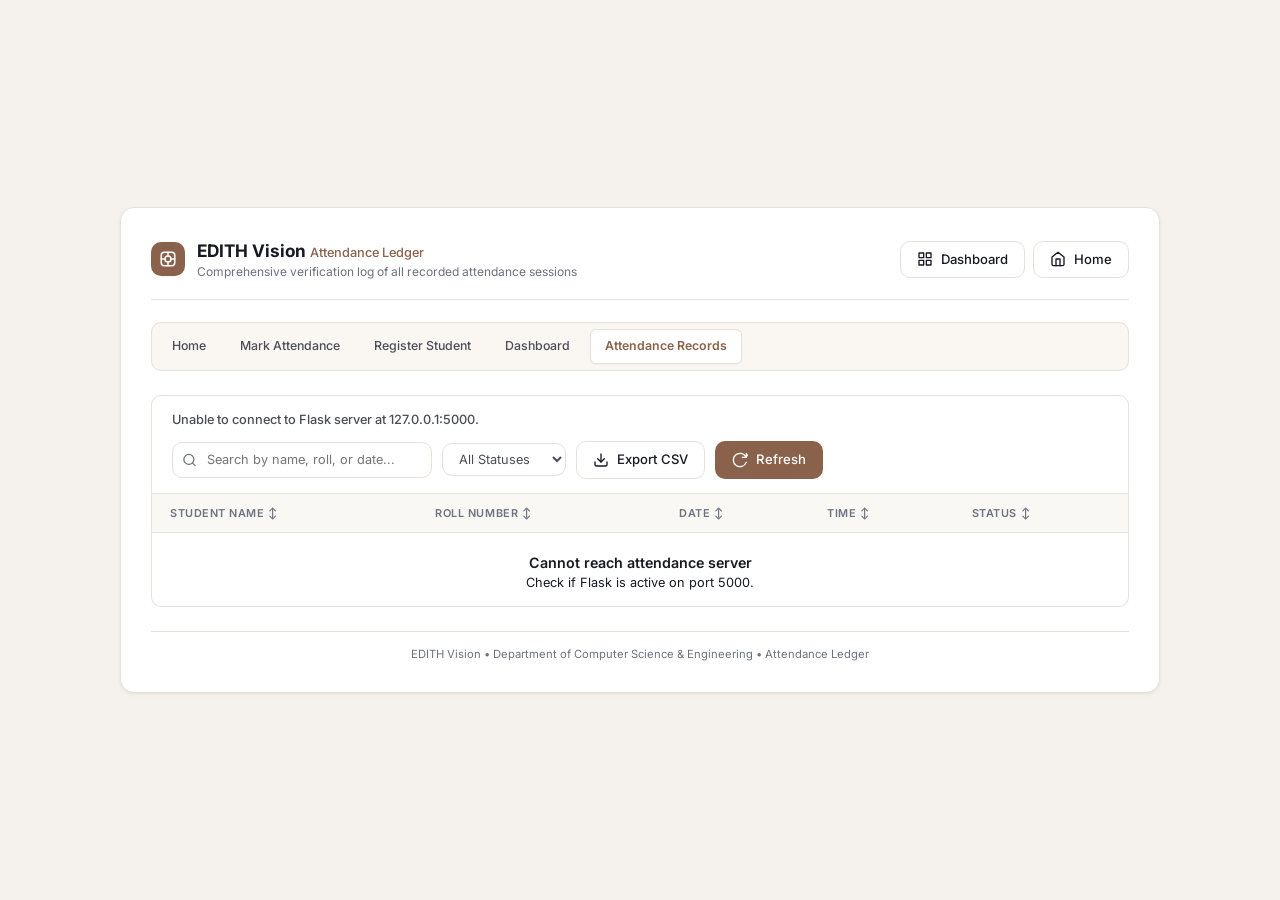
<file: frontend/records.html>
<!DOCTYPE html>
<html lang="en">
<head>
    <meta charset="UTF-8">
    <meta name="viewport" content="width=device-width, initial-scale=1.0">
    <title>Attendance Records Ledger - EDITH Vision</title>

    <!-- Standard Inter & JetBrains Mono Typography -->
    <link rel="preconnect" href="https://fonts.googleapis.com">
    <link rel="preconnect" href="https://fonts.gstatic.com" crossorigin>
    <link href="https://fonts.googleapis.com/css2?family=Inter:wght@400;500;600;700&family=JetBrains+Mono:wght@400;500;600&display=swap" rel="stylesheet">

    <!-- EDITH Vision Design System -->
    <link rel="stylesheet" href="css/style.css">
</head>

<body>
    <div class="standalone-container">
        <div class="standalone-content-card" style="max-width: 1040px;">
            
            <!-- Top Header & Navigation -->
            <div style="display: flex; justify-content: space-between; align-items: center; margin-bottom: 22px; padding-bottom: 18px; border-bottom: 1px solid var(--color-card-border); flex-wrap: wrap; gap: 12px;">
                <div style="display: flex; align-items: center; gap: 12px;">
                    <div class="brand-icon-wrapper" title="EDITH Vision">
                        <svg viewBox="0 0 24 24" fill="none" stroke="currentColor" stroke-width="2" stroke-linecap="round" stroke-linejoin="round">
                            <rect x="3" y="3" width="18" height="18" rx="4"></rect>
                            <circle cx="12" cy="12" r="4"></circle>
                            <line x1="12" y1="3" x2="12" y2="7"></line>
                            <line x1="12" y1="17" x2="12" y2="21"></line>
                            <line x1="3" y1="12" x2="7" y2="12"></line>
                            <line x1="17" y1="12" x2="21" y2="12"></line>
                        </svg>
                    </div>
                    <div>
                        <h1 style="font-size: 1.15rem; font-weight: 700; color: var(--color-text-primary); margin: 0;">
                            EDITH Vision <span style="font-size: 0.85rem; font-weight: 500; color: var(--color-primary);">Attendance Ledger</span>
                        </h1>
                        <p style="font-size: 0.8rem; color: var(--color-text-muted); margin: 0;">Comprehensive verification log of all recorded attendance sessions</p>
                    </div>
                </div>

                <div style="display: flex; align-items: center; gap: 8px;">
                    <button type="button" class="btn btn-secondary" onclick="location.href='dashboard.html'">
                        <svg viewBox="0 0 24 24" fill="none" stroke="currentColor" stroke-width="2" stroke-linecap="round" stroke-linejoin="round">
                            <rect x="3" y="3" width="7" height="7"></rect>
                            <rect x="14" y="3" width="7" height="7"></rect>
                            <rect x="14" y="14" width="7" height="7"></rect>
                            <rect x="3" y="14" width="7" height="7"></rect>
                        </svg>
                        <span>Dashboard</span>
                    </button>
                    <button type="button" class="btn btn-secondary" onclick="location.href='index.html'">
                        <svg viewBox="0 0 24 24" fill="none" stroke="currentColor" stroke-width="2" stroke-linecap="round" stroke-linejoin="round">
                            <path d="M3 9l9-7 9 7v11a2 2 0 0 1-2 2H5a2 2 0 0 1-2-2z"></path>
                            <polyline points="9 22 9 12 15 12 15 22"></polyline>
                        </svg>
                        <span>Home</span>
                    </button>
                </div>
            </div>

            <!-- Main Navigation Strip -->
            <nav class="main-navigation" aria-label="Main navigation">
                <a href="index.html">Home</a>
                <a href="attendance.html">Mark Attendance</a>
                <a href="register.html">Register Student</a>
                <a href="dashboard.html">Dashboard</a>
                <a href="records.html" aria-current="page">Attendance Records</a>
            </nav>

            <!-- CONTROLS & TOOLBAR -->
            <div class="table-toolbar" style="border: 1px solid var(--color-card-border); border-radius: var(--radius-md) var(--radius-md) 0 0; background: #FFFFFF;">
                <div class="table-title-group">
                    <div id="message" style="font-size: 0.85rem; color: var(--color-text-secondary); font-weight: 500;">
                        Loading records...
                    </div>
                </div>

                <div class="table-filters">
                    <div class="table-search-input">
                        <svg viewBox="0 0 24 24" fill="none" stroke="currentColor" stroke-width="2" stroke-linecap="round" stroke-linejoin="round">
                            <circle cx="11" cy="11" r="8"></circle>
                            <line x1="21" y1="21" x2="16.65" y2="16.65"></line>
                        </svg>
                        <input type="text" id="recordsSearch" placeholder="Search by name, roll, or date...">
                    </div>

                    <select class="filter-select" id="statusFilter">
                        <option value="ALL">All Statuses</option>
                        <option value="Present">Present Only</option>
                        <option value="Absent">Absent Only</option>
                    </select>

                    <button type="button" class="btn btn-secondary" id="exportCsvBtn" title="Export records to CSV">
                        <svg viewBox="0 0 24 24" fill="none" stroke="currentColor" stroke-width="2" stroke-linecap="round" stroke-linejoin="round">
                            <path d="M21 15v4a2 2 0 0 1-2 2H5a2 2 0 0 1-2-2v-4"></path>
                            <polyline points="7 10 12 15 17 10"></polyline>
                            <line x1="12" y1="15" x2="12" y2="3"></line>
                        </svg>
                        <span>Export CSV</span>
                    </button>

                    <button type="button" class="btn btn-primary" id="refreshButton">
                        <svg viewBox="0 0 24 24" fill="none" stroke="currentColor" stroke-width="2" stroke-linecap="round" stroke-linejoin="round">
                            <path d="M21.5 2v6h-6M21.34 15.57a10 10 0 1 1-.57-8.38l5.67-5.19"></path>
                        </svg>
                        <span>Refresh</span>
                    </button>
                </div>
            </div>

            <!-- TABLE CONTAINER (Preserving IDs: attendanceTable & attendanceBody) -->
            <div class="table-responsive" style="border: 1px solid var(--color-card-border); border-top: none; border-radius: 0 0 var(--radius-md) var(--radius-md);">
                <table class="admin-table" id="attendanceTable">
                    <thead>
                        <tr>
                            <th onclick="sortTable('name')">Student Name <span>↕</span></th>
                            <th onclick="sortTable('roll_number')">Roll Number <span>↕</span></th>
                            <th onclick="sortTable('attendance_date')">Date <span>↕</span></th>
                            <th onclick="sortTable('attendance_time')">Time <span>↕</span></th>
                            <th onclick="sortTable('status')">Status <span>↕</span></th>
                        </tr>
                    </thead>
                    <tbody id="attendanceBody">
                        <tr>
                            <td colspan="5" style="text-align: center; padding: 36px; color: var(--color-text-muted);">
                                <div class="empty-state-content">
                                    <div class="spinner-clean" style="border-color: #D9C5B5; border-top-color: var(--color-primary); width: 22px; height: 22px;"></div>
                                    <span>Loading records...</span>
                                </div>
                            </td>
                        </tr>
                    </tbody>
                </table>
            </div>

            <div style="margin-top: 24px; padding-top: 14px; border-top: 1px solid var(--color-card-border); text-align: center; font-size: 0.75rem; color: var(--color-text-muted);">
                EDITH Vision • Department of Computer Science & Engineering • Attendance Ledger
            </div>

        </div>
    </div>

    <!-- Core Records Logic (Unmodified) -->
    <script src="js/records.js"></script>
</body>
</html>
</file>
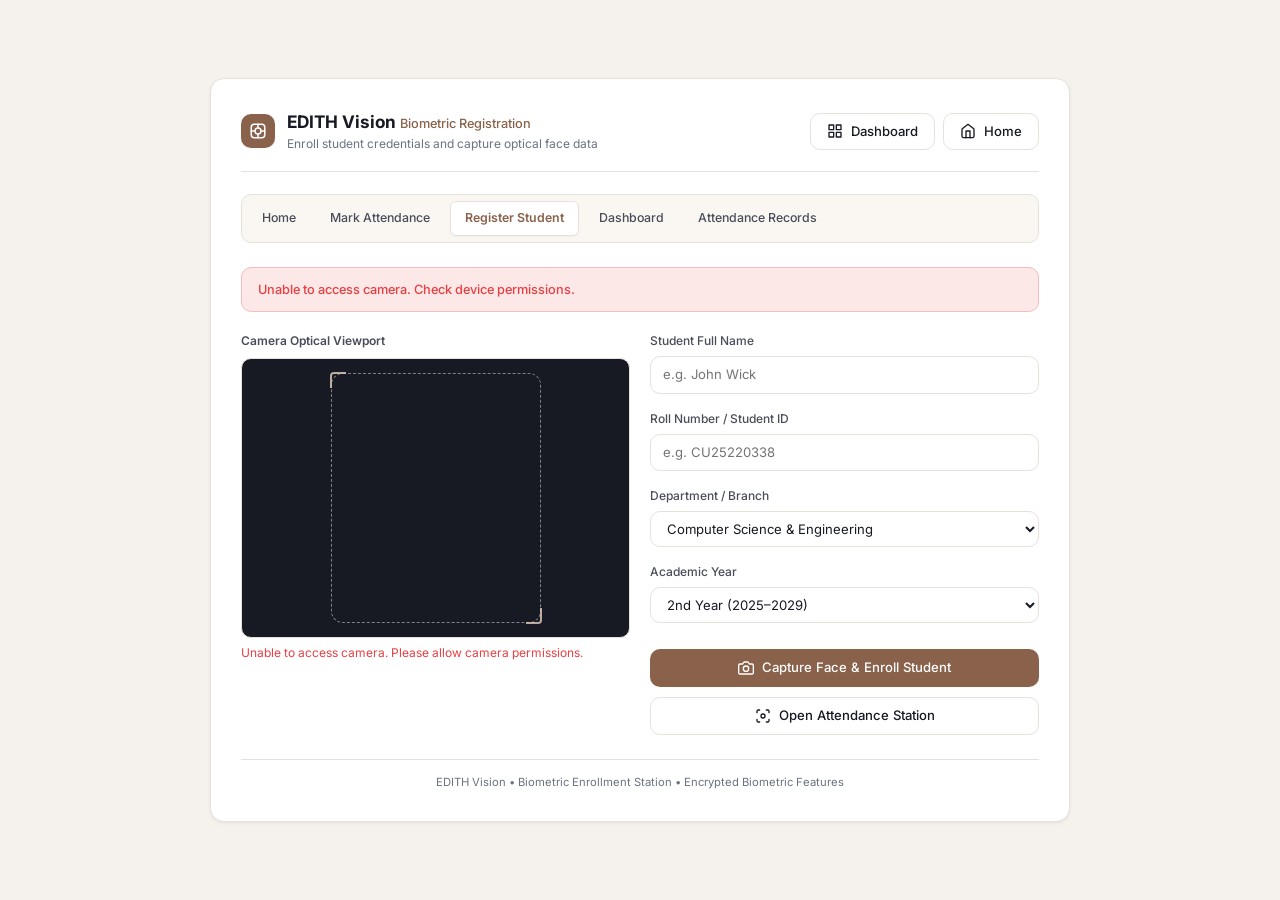
<file: frontend/register.html>
<!DOCTYPE html>
<html lang="en">
<head>
    <meta charset="UTF-8">
    <meta name="viewport" content="width=device-width, initial-scale=1.0">
    <title>Register Student - EDITH Vision Biometric Enrollment</title>

    <!-- Standard Inter & JetBrains Mono Typography -->
    <link rel="preconnect" href="https://fonts.googleapis.com">
    <link rel="preconnect" href="https://fonts.gstatic.com" crossorigin>
    <link href="https://fonts.googleapis.com/css2?family=Inter:wght@400;500;600;700&family=JetBrains+Mono:wght@400;500;600&display=swap" rel="stylesheet">

    <!-- EDITH Vision Design System -->
    <link rel="stylesheet" href="css/style.css">
</head>

<body>
    <div class="standalone-container">
        <div class="standalone-content-card" style="max-width: 860px;">
            
            <!-- Top Header & Navigation -->
            <div style="display: flex; justify-content: space-between; align-items: center; margin-bottom: 22px; padding-bottom: 18px; border-bottom: 1px solid var(--color-card-border); flex-wrap: wrap; gap: 12px;">
                <div style="display: flex; align-items: center; gap: 12px;">
                    <div class="brand-icon-wrapper" title="EDITH Vision">
                        <svg viewBox="0 0 24 24" fill="none" stroke="currentColor" stroke-width="2" stroke-linecap="round" stroke-linejoin="round">
                            <rect x="3" y="3" width="18" height="18" rx="4"></rect>
                            <circle cx="12" cy="12" r="4"></circle>
                            <line x1="12" y1="3" x2="12" y2="7"></line>
                            <line x1="12" y1="17" x2="12" y2="21"></line>
                            <line x1="3" y1="12" x2="7" y2="12"></line>
                            <line x1="17" y1="12" x2="21" y2="12"></line>
                        </svg>
                    </div>
                    <div>
                        <h1 style="font-size: 1.15rem; font-weight: 700; color: var(--color-text-primary); margin: 0;">
                            EDITH Vision <span style="font-size: 0.85rem; font-weight: 500; color: var(--color-primary);">Biometric Registration</span>
                        </h1>
                        <p style="font-size: 0.8rem; color: var(--color-text-muted); margin: 0;">Enroll student credentials and capture optical face data</p>
                    </div>
                </div>

                <div style="display: flex; align-items: center; gap: 8px;">
                    <button type="button" class="btn btn-secondary" onclick="location.href='dashboard.html'">
                        <svg viewBox="0 0 24 24" fill="none" stroke="currentColor" stroke-width="2" stroke-linecap="round" stroke-linejoin="round">
                            <rect x="3" y="3" width="7" height="7"></rect>
                            <rect x="14" y="3" width="7" height="7"></rect>
                            <rect x="14" y="14" width="7" height="7"></rect>
                            <rect x="3" y="14" width="7" height="7"></rect>
                        </svg>
                        <span>Dashboard</span>
                    </button>
                    <button type="button" class="btn btn-secondary" id="homeButton">
                        <svg viewBox="0 0 24 24" fill="none" stroke="currentColor" stroke-width="2" stroke-linecap="round" stroke-linejoin="round">
                            <path d="M3 9l9-7 9 7v11a2 2 0 0 1-2 2H5a2 2 0 0 1-2-2z"></path>
                            <polyline points="9 22 9 12 15 12 15 22"></polyline>
                        </svg>
                        <span>Home</span>
                    </button>
                </div>
            </div>

            <!-- Main Navigation Strip -->
            <nav class="main-navigation" aria-label="Main navigation">
                <a href="index.html">Home</a>
                <a href="attendance.html">Mark Attendance</a>
                <a href="register.html" aria-current="page">Register Student</a>
                <a href="dashboard.html">Dashboard</a>
                <a href="records.html">Attendance Records</a>
            </nav>

            <!-- FEEDBACK MESSAGE (Preserving ID) -->
            <div id="message" class="status-callout" aria-live="polite" style="margin-bottom: 20px;">
                <span>Fill in credentials, face camera, and click Capture Face & Enroll Student.</span>
            </div>

            <!-- ENROLLMENT FORM & CAMERA GRID -->
            <div style="display: grid; grid-template-columns: 1fr 1fr; gap: 20px; margin-bottom: 20px;">
                
                <!-- Left: Live Optical Viewport -->
                <div>
                    <label style="display: block; font-size: 0.8rem; font-weight: 600; color: var(--color-text-secondary); margin-bottom: 8px;">
                        Camera Optical Viewport
                    </label>
                    <div class="camera-stage active" id="registerCameraStage" style="aspect-ratio: 4 / 3; max-height: 280px;">
                        <div class="face-reticle"></div>
                        <video id="video" autoplay muted playsinline></video>
                        <canvas id="canvas" style="display: none;"></canvas>
                    </div>
                    <div id="cameraError" class="camera-error" style="color: var(--color-danger); font-size: 0.8rem; margin-top: 6px;"></div>
                </div>

                <!-- Right: Student Metadata Input Fields -->
                <div style="display: flex; flex-direction: column; justify-content: space-between;">
                    <div>
                        <div class="form-group-clean">
                            <label for="name">Student Full Name</label>
                            <input type="text" id="name" placeholder="e.g. John Wick" autocomplete="off" required>
                        </div>

                        <div class="form-group-clean">
                            <label for="roll">Roll Number / Student ID</label>
                            <input type="text" id="roll" placeholder="e.g. CU25220338" autocomplete="off" required>
                        </div>

                        <div class="form-group-clean">
                            <label for="studentBranch">Department / Branch</label>
                            <select id="studentBranch" class="filter-select" style="width: 100%;">
                                <option value="Computer Science & Engineering" selected>Computer Science & Engineering</option>
                                <option value="Civil Engineering">Civil Engineering</option>
                                <option value="Electrical Engineering">Electrical Engineering</option>
                                <option value="Mechanical Engineering">Mechanical Engineering</option>
                            </select>
                        </div>

                        <div class="form-group-clean">
                            <label for="studentYear">Academic Year</label>
                            <select id="studentYear" class="filter-select" style="width: 100%;">
                                <option value="1st Year (2026–2030)">1st Year (2026–2030)</option>
                                <option value="2nd Year (2025–2029)" selected>2nd Year (2025–2029)</option>
                                <option value="3rd Year (2024–2028)">3rd Year (2024–2028)</option>
                                <option value="4th Year (2023–2027)">4th Year (2023–2027)</option>
                            </select>
                        </div>
                    </div>

                    <div style="margin-top: 10px;">
                        <button type="button" class="btn btn-primary" id="capture" style="width: 100%; margin-bottom: 10px;">
                            <svg viewBox="0 0 24 24" fill="none" stroke="currentColor" stroke-width="2" stroke-linecap="round" stroke-linejoin="round">
                                <path d="M23 19a2 2 0 0 1-2 2H3a2 2 0 0 1-2-2V8a2 2 0 0 1 2-2h4l2-3h6l2 3h4a2 2 0 0 1 2 2z"></path>
                                <circle cx="12" cy="13" r="4"></circle>
                            </svg>
                            <span>Capture Face & Enroll Student</span>
                        </button>

                        <button type="button" class="btn btn-secondary" onclick="location.href='attendance.html'" style="width: 100%;">
                            <svg viewBox="0 0 24 24" fill="none" stroke="currentColor" stroke-width="2" stroke-linecap="round" stroke-linejoin="round">
                                <circle cx="12" cy="12" r="3"></circle>
                                <path d="M3 7V5a2 2 0 0 1 2-2h2"></path>
                                <path d="M17 3h2a2 2 0 0 1 2 2v2"></path>
                                <path d="M21 17v2a2 2 0 0 1-2 2h-2"></path>
                                <path d="M7 21H5a2 2 0 0 1-2-2v-2"></path>
                            </svg>
                            <span>Open Attendance Station</span>
                        </button>
                    </div>
                </div>

            </div>

            <!-- SUCCESS STUDENT INFO READOUT (Preserving all IDs) -->
            <div id="studentInfo" class="verified-record-box" hidden>
                <div class="verified-header">
                    <svg viewBox="0 0 24 24" fill="none" stroke="currentColor" stroke-width="2" width="14" height="14" stroke-linecap="round" stroke-linejoin="round">
                        <polyline points="20 6 9 17 4 12"></polyline>
                    </svg>
                    <span>Student Successfully Enrolled</span>
                </div>

                <div class="verified-meta-grid">
                    <div class="verified-meta-item">
                        <span class="label">Enrolled Student</span>
                        <span class="value" id="registeredName">--</span>
                    </div>
                    <div class="verified-meta-item">
                        <span class="label">Roll Number</span>
                        <span class="value" id="registeredRoll">--</span>
                    </div>
                    <div class="verified-meta-item">
                        <span class="label">Database Record ID</span>
                        <span class="value" id="registeredId">--</span>
                    </div>
                    <div class="verified-meta-item">
                        <span class="label">Face Biometrics</span>
                        <span class="value" style="color: var(--color-success);">Extracted & Stored</span>
                    </div>
                </div>
            </div>

            <div style="margin-top: 24px; padding-top: 14px; border-top: 1px solid var(--color-card-border); text-align: center; font-size: 0.75rem; color: var(--color-text-muted);">
                EDITH Vision • Biometric Enrollment Station • Encrypted Biometric Features
            </div>

        </div>
    </div>

    <!-- Core Registration Logic (Unmodified) -->
    <script src="js/register.js"></script>
</body>
</html>
</file>
<file: frontend/css/style.css>
/* ==========================================================================
   EDITH VISION // AI-POWERED FACE RECOGNITION ATTENDANCE MANAGEMENT SYSTEM
   Institutional Administration & Biometric Verification System
   Design System: Warm Ivory, Soft Cream, Warm Bronze & Deep Charcoal
   ========================================================================== */

/* --------------------------------------------------------------------------
   1. DESIGN TOKENS & SYSTEM VARIABLES
   -------------------------------------------------------------------------- */
:root {
    /* Main Background & Surfaces (Warm Ivory & Soft Cream Palette) */
    --color-canvas-bg: #F5F2EE;            /* Warm ivory primary background */
    --color-secondary-bg: #EEEAE5;         /* Soft cream secondary background */
    --color-card-bg: #FFFFFF;              /* Pure white card surface */
    --color-card-border: #E7E1DB;          /* Soft warm gray border */
    --color-card-border-subtle: #F0EBE5;   /* Subtle row divider */
    
    /* Sidebar Surface (Light Warm Ivory) */
    --color-sidebar-bg: #FAF7F2;          /* Light warm background for sidebar */
    --color-sidebar-border: #E7E1DB;      /* Border separating sidebar from content */
    --color-sidebar-text: #4A4D59;        /* Medium dark charcoal text */
    --color-sidebar-text-active: #8A624B; /* Warm bronze active text */
    --color-sidebar-hover: #EFEAE3;       /* Hover warm beige */
    --color-sidebar-active-bg: #EAE3D9;   /* Active background tint */
    
    /* Primary & Secondary Brand Colors */
    --color-primary: #8A624B;             /* Primary Warm Bronze */
    --color-primary-hover: #75513C;       /* Darker bronze for button hover */
    --color-primary-light: #F7F2EE;       /* Bronze tint for subtle fills */
    --color-primary-border: #D9C5B5;      /* Subtle bronze border */
    --color-secondary-brand: #A47A60;     /* Secondary Taupe */
    
    /* Typography & Neutral Text */
    --color-text-primary: #171923;        /* Deep charcoal */
    --color-text-secondary: #4A4D59;      /* Slate charcoal for body */
    --color-text-muted: #6B7280;          /* Muted gray for captions & timestamps */
    --color-text-light: #9CA3AF;          /* Light gray for disabled or icons */

    /* Semantic Status Colors */
    --color-success: #22A65A;             /* Natural Green - Present / Verified */
    --color-success-bg: #E5F5E9;          /* Soft green badge background */
    --color-success-border: #BDE4CD;      /* Soft green border */

    --color-danger: #E83F43;              /* Restrained Red - Absent / Error */
    --color-danger-bg: #FCE8E7;           /* Soft red badge background */
    --color-danger-border: #F7BDBD;       /* Soft red border */

    --color-warning: #D99A32;             /* Muted Amber - Warning / Pending */
    --color-warning-bg: #FEF7EA;
    --color-warning-border: #F5DFB3;

    --color-info: #8A624B;                /* System Info uses bronze accent */
    --color-info-bg: #F7F2EE;
    --color-info-border: #D9C5B5;

    --color-accent: #D9C5B5;              /* Warm sand / taupe accent */

    /* Table Colors */
    --color-table-header-bg: #FAF8F5;
    --color-table-row-hover: #F8F5F0;

    /* Typography Fonts */
    --font-sans: 'Inter', -apple-system, BlinkMacSystemFont, 'Segoe UI', Roboto, Helvetica, Arial, sans-serif;
    --font-mono: 'JetBrains Mono', 'SF Mono', Consolas, monospace;

    /* Structural Dimensions */
    --sidebar-width: 224px;               /* 210-230px standard */
    --header-height: 64px;
    --radius-sm: 6px;
    --radius-md: 10px;
    --radius-lg: 14px;
    --radius-xl: 18px;
    --radius-full: 9999px;

    /* Soft, Realistic Elevation Shadows */
    --shadow-xs: 0 1px 2px 0 rgba(23, 25, 35, 0.04);
    --shadow-sm: 0 1px 3px 0 rgba(23, 25, 35, 0.05), 0 2px 6px -1px rgba(138, 98, 75, 0.04);
    --shadow-md: 0 4px 12px -2px rgba(23, 25, 35, 0.06), 0 2px 4px -2px rgba(138, 98, 75, 0.03);
    --shadow-lg: 0 12px 24px -4px rgba(23, 25, 35, 0.08), 0 4px 8px -2px rgba(138, 98, 75, 0.04);

    /* Purposeful Restrained Transitions */
    --transition-fast: 150ms ease;
    --transition-normal: 200ms ease;
    --focus-ring: 0 0 0 3px rgba(138, 98, 75, 0.20);
}

/* --------------------------------------------------------------------------
   2. BASE RESET & GLOBAL STYLES
   -------------------------------------------------------------------------- */
*, *::before, *::after {
    box-sizing: border-box;
    margin: 0;
    padding: 0;
}

html {
    font-size: 15px;
    scroll-behavior: smooth;
    -webkit-text-size-adjust: 100%;
}

body {
    font-family: var(--font-sans);
    background-color: var(--color-canvas-bg);
    color: var(--color-text-primary);
    line-height: 1.5;
    -webkit-font-smoothing: antialiased;
    -moz-osx-font-smoothing: grayscale;
    min-height: 100vh;
}

button,
input,
select,
textarea {
    font: inherit;
    color: inherit;
}

button,
[role="button"] {
    -webkit-tap-highlight-color: transparent;
}

button:focus-visible,
a:focus-visible,
input:focus-visible,
select:focus-visible,
textarea:focus-visible,
[tabindex]:focus-visible {
    outline: none;
    box-shadow: var(--focus-ring);
}

button:disabled,
input:disabled,
select:disabled,
textarea:disabled {
    cursor: not-allowed;
    opacity: 0.65;
}

img,
svg,
video,
canvas {
    max-width: 100%;
}

img,
video {
    height: auto;
}

table {
    border-collapse: collapse;
}

::selection {
    color: #ffffff;
    background: var(--color-primary);
}

/* --------------------------------------------------------------------------
   3. APP SHELL ARCHITECTURE (LEFT SIDEBAR + MAIN WORKSPACE)
   -------------------------------------------------------------------------- */
.app-layout {
    display: flex;
    min-height: 100vh;
}

/* Left Sidebar - Warm Ivory / Beige Enterprise Theme */
.app-sidebar {
    width: var(--sidebar-width);
    background-color: var(--color-sidebar-bg);
    display: flex;
    flex-direction: column;
    position: fixed;
    top: 0;
    bottom: 0;
    left: 0;
    z-index: 50;
    border-right: 1px solid var(--color-sidebar-border);
    transition: transform var(--transition-normal);
}

/* EDITH Vision Wordmark & Aperture Logo */
.sidebar-brand {
    height: var(--header-height);
    padding: 0 18px;
    display: flex;
    align-items: center;
    gap: 12px;
    border-bottom: 1px solid var(--color-sidebar-border);
    background-color: #FAF7F2;
}

.brand-icon-wrapper {
    width: 34px;
    height: 34px;
    border-radius: var(--radius-md);
    background-color: var(--color-primary);
    display: flex;
    align-items: center;
    justify-content: center;
    color: #ffffff;
    flex-shrink: 0;
    box-shadow: var(--shadow-xs);
}

.brand-icon-wrapper svg {
    width: 18px;
    height: 18px;
}

.brand-text {
    display: flex;
    flex-direction: column;
}

.brand-title {
    font-size: 1rem;
    font-weight: 700;
    color: var(--color-text-primary);
    letter-spacing: -0.01em;
    line-height: 1.15;
    display: flex;
    align-items: center;
    gap: 4px;
}

.brand-title-sub {
    font-size: 0.725rem;
    font-weight: 600;
    letter-spacing: 0.12em;
    color: var(--color-primary);
    text-transform: uppercase;
}

.brand-badge {
    font-size: 0.7rem;
    color: var(--color-text-muted);
    font-weight: 500;
    line-height: 1.2;
    margin-top: 1px;
}

/* Sidebar Navigation Items */
.sidebar-nav {
    flex: 1;
    padding: 16px 10px;
    display: flex;
    flex-direction: column;
    gap: 4px;
    overflow-y: auto;
}

.nav-section-title {
    font-size: 0.675rem;
    font-weight: 600;
    text-transform: uppercase;
    letter-spacing: 0.08em;
    color: var(--color-text-muted);
    padding: 14px 12px 6px;
}

.nav-item {
    display: flex;
    align-items: center;
    gap: 11px;
    padding: 9px 12px;
    border-radius: var(--radius-md);
    color: var(--color-sidebar-text);
    font-size: 0.85rem;
    font-weight: 500;
    border: none;
    background: transparent;
    cursor: pointer;
    width: 100%;
    text-align: left;
    transition: background-color var(--transition-fast), color var(--transition-fast);
}

.nav-item svg {
    width: 18px;
    height: 18px;
    color: var(--color-text-muted);
    flex-shrink: 0;
    transition: color var(--transition-fast);
}

.nav-item:hover {
    background-color: var(--color-sidebar-hover);
    color: var(--color-text-primary);
}

.nav-item:hover svg {
    color: var(--color-primary);
}

.nav-item.active {
    background-color: var(--color-sidebar-active-bg);
    color: var(--color-primary);
    font-weight: 600;
    position: relative;
}

.nav-item.active svg {
    color: var(--color-primary);
}

.nav-item.active::before {
    content: '';
    position: absolute;
    left: 0;
    top: 6px;
    bottom: 6px;
    width: 3px;
    background-color: var(--color-primary);
    border-radius: 0 3px 3px 0;
}

/* Sidebar User / System Profile Footer */
.sidebar-footer {
    padding: 14px 16px;
    border-top: 1px solid var(--color-sidebar-border);
    background-color: #F5F0E8;
}

.user-profile-badge {
    display: flex;
    align-items: center;
    gap: 10px;
}

.user-avatar {
    width: 34px;
    height: 34px;
    border-radius: var(--radius-full);
    background-color: #E2D9CE;
    color: var(--color-primary);
    border: 1px solid var(--color-primary-border);
    display: flex;
    align-items: center;
    justify-content: center;
    font-size: 0.8rem;
    font-weight: 700;
    flex-shrink: 0;
}

.user-info {
    display: flex;
    flex-direction: column;
    overflow: hidden;
}

.user-name {
    font-size: 0.825rem;
    font-weight: 600;
    color: var(--color-text-primary);
    white-space: nowrap;
    overflow: hidden;
    text-overflow: ellipsis;
}

.user-role {
    font-size: 0.7rem;
    color: var(--color-text-muted);
    display: flex;
    align-items: center;
    gap: 5px;
}

.user-status-dot {
    width: 6px;
    height: 6px;
    border-radius: 50%;
    background-color: var(--color-success);
}

/* --------------------------------------------------------------------------
   4. TOP BAR & MAIN WORKSPACE
   -------------------------------------------------------------------------- */
.app-main {
    flex: 1;
    margin-left: var(--sidebar-width);
    display: flex;
    flex-direction: column;
    min-height: 100vh;
    min-width: 0;
    background-color: var(--color-canvas-bg);
}

/* Top Sticky Header */
.app-header {
    height: var(--header-height);
    background-color: #FFFFFF;
    border-bottom: 1px solid var(--color-card-border);
    padding: 0 28px;
    display: flex;
    align-items: center;
    justify-content: space-between;
    position: sticky;
    top: 0;
    z-index: 40;
    box-shadow: var(--shadow-xs);
}

.header-left {
    display: flex;
    align-items: center;
    gap: 14px;
}

.menu-toggle-btn {
    display: none;
    background: transparent;
    border: 1px solid var(--color-card-border);
    border-radius: var(--radius-sm);
    color: var(--color-text-secondary);
    width: 34px;
    height: 34px;
    align-items: center;
    justify-content: center;
    cursor: pointer;
}

.menu-toggle-btn:hover {
    background-color: var(--color-canvas-bg);
    border-color: #D9C5B5;
}

.page-breadcrumb {
    display: flex;
    align-items: center;
    gap: 8px;
    font-size: 0.85rem;
    color: var(--color-text-muted);
}

.page-breadcrumb span.current {
    color: var(--color-text-primary);
    font-weight: 600;
}

.header-right {
    display: flex;
    align-items: center;
    gap: 12px;
}

.system-status-indicator {
    display: inline-flex;
    align-items: center;
    gap: 6px;
    font-size: 0.75rem;
    font-weight: 500;
    color: var(--color-text-secondary);
    padding: 5px 11px;
    background-color: #F8F5F0;
    border: 1px solid var(--color-card-border);
    border-radius: var(--radius-md);
    font-family: var(--font-mono);
}

.system-status-indicator .status-dot {
    width: 6px;
    height: 6px;
    border-radius: 50%;
    background-color: var(--color-success);
}

.live-clock {
    font-family: var(--font-mono);
    font-size: 0.8rem;
    font-weight: 500;
    color: var(--color-text-secondary);
    padding: 5px 11px;
    background-color: #FFFFFF;
    border: 1px solid var(--color-card-border);
    border-radius: var(--radius-md);
}

/* Page Workspace Viewport */
.content-viewport {
    flex: 1;
    padding: 24px 28px 36px;
    max-width: 1400px;
    width: 100%;
    margin: 0 auto;
}

/* Tab/Section Switching */
.view-section {
    display: none;
}

.view-section.active-view {
    display: block;
    animation: fadeIn 180ms ease-out forwards;
}

@keyframes fadeIn {
    from { opacity: 0; transform: translateY(3px); }
    to { opacity: 1; transform: translateY(0); }
}

/* Page Header Block */
.page-header-block {
    margin-bottom: 22px;
    display: flex;
    justify-content: space-between;
    align-items: flex-end;
    flex-wrap: wrap;
    gap: 14px;
}

.page-title {
    font-size: 1.45rem;
    font-weight: 700;
    color: var(--color-text-primary);
    letter-spacing: -0.02em;
    line-height: 1.25;
}

.page-description {
    font-size: 0.85rem;
    color: var(--color-text-muted);
    margin-top: 4px;
}

.header-action-group {
    display: flex;
    align-items: center;
    gap: 10px;
}

/* --------------------------------------------------------------------------
   5. REFINED CAMPUS HERO BANNER & QUICK ACTIONS STRIP
   -------------------------------------------------------------------------- */
.campus-hero-banner {
    position: relative;
    background: 
        linear-gradient(135deg, rgba(23, 25, 35, 0.86) 0%, rgba(46, 36, 30, 0.80) 50%, rgba(138, 98, 75, 0.74) 100%),
        url("https://coeruniversity.ac.in/assets/images/home/about_bg.webp") center center / cover no-repeat;
    border-radius: var(--radius-lg);
    padding: 28px 32px;
    color: #FFFFFF;
    margin-bottom: 24px;
    overflow: hidden;
    box-shadow: var(--shadow-sm);
    display: flex;
    justify-content: space-between;
    align-items: center;
    flex-wrap: wrap;
    gap: 20px;
    border: 1px solid rgba(217, 197, 181, 0.28);
}

/* Subtle architectural geometry pattern overlay */
.campus-hero-banner::before {
    content: '';
    position: absolute;
    top: 0;
    right: 0;
    bottom: 0;
    left: 0;
    background: 
        radial-gradient(circle at 85% 30%, rgba(217, 197, 181, 0.12) 0%, transparent 45%),
        linear-gradient(90deg, rgba(255, 255, 255, 0.015) 1px, transparent 1px),
        linear-gradient(rgba(255, 255, 255, 0.015) 1px, transparent 1px);
    background-size: 100% 100%, 28px 28px, 28px 28px;
    pointer-events: none;
}

.hero-content {
    position: relative;
    z-index: 1;
    max-width: 680px;
}

.hero-pill-badge {
    display: inline-flex;
    align-items: center;
    gap: 6px;
    padding: 4px 10px;
    background-color: rgba(255, 255, 255, 0.12);
    border: 1px solid rgba(255, 255, 255, 0.18);
    border-radius: var(--radius-full);
    font-size: 0.725rem;
    font-weight: 600;
    letter-spacing: 0.06em;
    text-transform: uppercase;
    color: #F5EFEA;
    margin-bottom: 10px;
}

.hero-greeting {
    font-size: 1.55rem;
    font-weight: 700;
    letter-spacing: -0.02em;
    line-height: 1.2;
    margin-bottom: 4px;
    color: #FFFFFF;
}

.hero-title {
    font-size: 1rem;
    font-weight: 500;
    color: #EBDED3;
    display: flex;
    align-items: center;
    gap: 8px;
    margin-bottom: 6px;
}

.hero-title strong {
    color: #FFFFFF;
    font-weight: 700;
}

.hero-tagline {
    font-size: 0.85rem;
    color: #D9C5B5;
    font-style: italic;
    line-height: 1.4;
}

.hero-stats-panel {
    position: relative;
    z-index: 1;
    display: flex;
    flex-direction: column;
    gap: 8px;
    background: rgba(23, 25, 35, 0.65);
    backdrop-filter: blur(8px);
    -webkit-backdrop-filter: blur(8px);
    border: 1px solid rgba(255, 255, 255, 0.16);
    padding: 14px 18px;
    border-radius: var(--radius-md);
    min-width: 220px;
}

.hero-stat-row {
    display: flex;
    justify-content: space-between;
    align-items: center;
    font-size: 0.775rem;
    gap: 16px;
}

.hero-stat-label {
    color: #D9C5B5;
}

.hero-stat-value {
    color: #FFFFFF;
    font-weight: 600;
    font-family: var(--font-mono);
}

/* Quick Actions Card Strip */
.quick-actions-bar {
    display: grid;
    grid-template-columns: repeat(4, 1fr);
    gap: 14px;
    margin-bottom: 24px;
}

@media (max-width: 900px) {
    .quick-actions-bar {
        grid-template-columns: repeat(2, 1fr);
    }
}

@media (max-width: 520px) {
    .quick-actions-bar {
        grid-template-columns: 1fr;
    }
}

.quick-action-btn {
    background-color: var(--color-card-bg);
    border: 1px solid var(--color-card-border);
    border-radius: var(--radius-md);
    padding: 14px 16px;
    display: flex;
    align-items: center;
    gap: 12px;
    cursor: pointer;
    text-align: left;
    transition: all var(--transition-fast);
    box-shadow: var(--shadow-xs);
    text-decoration: none;
    color: var(--color-text-primary);
}

.quick-action-btn:hover {
    border-color: var(--color-primary-border);
    background-color: #FAF8F5;
    box-shadow: var(--shadow-sm);
    transform: translateY(-1px);
}

.quick-action-icon {
    width: 36px;
    height: 36px;
    border-radius: var(--radius-md);
    background-color: var(--color-primary-light);
    color: var(--color-primary);
    display: flex;
    align-items: center;
    justify-content: center;
    flex-shrink: 0;
}

.quick-action-icon svg {
    width: 18px;
    height: 18px;
}

.quick-action-info {
    display: flex;
    flex-direction: column;
}

.quick-action-title {
    font-size: 0.85rem;
    font-weight: 600;
    color: var(--color-text-primary);
    line-height: 1.25;
}

.quick-action-desc {
    font-size: 0.725rem;
    color: var(--color-text-muted);
}

/* --------------------------------------------------------------------------
   6. DASHBOARD KPI CARDS (CLEAN, WARM, INSTITUTIONAL)
   -------------------------------------------------------------------------- */
.kpi-grid {
    display: grid;
    grid-template-columns: repeat(4, 1fr);
    gap: 16px;
    margin-bottom: 24px;
}

@media (max-width: 1100px) {
    .kpi-grid {
        grid-template-columns: repeat(2, 1fr);
    }
}

@media (max-width: 580px) {
    .kpi-grid {
        grid-template-columns: 1fr;
    }
}

.kpi-card {
    background-color: var(--color-card-bg);
    border: 1px solid var(--color-card-border);
    border-radius: var(--radius-lg);
    padding: 18px 20px;
    box-shadow: var(--shadow-xs);
    display: flex;
    flex-direction: column;
    justify-content: space-between;
    transition: border-color var(--transition-fast), box-shadow var(--transition-fast);
}

.kpi-card:hover {
    border-color: #D9C5B5;
    box-shadow: var(--shadow-sm);
}

.kpi-header {
    display: flex;
    justify-content: space-between;
    align-items: center;
    margin-bottom: 12px;
}

.kpi-label {
    font-size: 0.725rem;
    font-weight: 600;
    text-transform: uppercase;
    letter-spacing: 0.06em;
    color: var(--color-text-muted);
}

.kpi-icon {
    width: 32px;
    height: 32px;
    border-radius: var(--radius-md);
    background-color: var(--color-primary-light);
    color: var(--color-primary);
    display: flex;
    align-items: center;
    justify-content: center;
}

.kpi-icon svg {
    width: 16px;
    height: 16px;
}

.kpi-body {
    display: flex;
    align-items: baseline;
    gap: 4px;
    margin-bottom: 8px;
}

.kpi-value {
    font-size: 1.95rem;
    font-weight: 700;
    color: var(--color-text-primary);
    line-height: 1;
    letter-spacing: -0.02em;
    font-variant-numeric: tabular-nums;
}

.kpi-unit {
    font-size: 1.15rem;
    font-weight: 600;
    color: var(--color-text-secondary);
}

.kpi-footer {
    display: flex;
    align-items: center;
    gap: 6px;
    font-size: 0.775rem;
    color: var(--color-text-muted);
}

.kpi-indicator {
    font-weight: 600;
    display: inline-flex;
    align-items: center;
    gap: 4px;
}

.kpi-indicator.positive {
    color: var(--color-success);
}

.kpi-indicator.negative {
    color: var(--color-danger);
}

.kpi-indicator.neutral {
    color: var(--color-text-muted);
}

/* --------------------------------------------------------------------------
   7. ATTENDANCE ANALYTICS SECTION (DATA CHARTS & RATIO PANELS)
   -------------------------------------------------------------------------- */
.analytics-section-grid {
    display: grid;
    grid-template-columns: 2fr 1fr;
    gap: 18px;
    margin-bottom: 24px;
}

@media (max-width: 992px) {
    .analytics-section-grid {
        grid-template-columns: 1fr;
    }
}

.panel-card {
    background-color: var(--color-card-bg);
    border: 1px solid var(--color-card-border);
    border-radius: var(--radius-lg);
    box-shadow: var(--shadow-xs);
    overflow: hidden;
}

.panel-header {
    padding: 16px 20px;
    border-bottom: 1px solid var(--color-card-border);
    display: flex;
    align-items: center;
    justify-content: space-between;
    background-color: #FFFFFF;
}

.panel-title {
    font-size: 0.95rem;
    font-weight: 600;
    color: var(--color-text-primary);
}

.panel-subtitle {
    font-size: 0.775rem;
    color: var(--color-text-muted);
    margin-top: 1px;
}

.panel-body {
    padding: 20px;
}

/* Clean Institutional Bar Chart */
.chart-container {
    width: 100%;
}

.chart-bars-wrap {
    display: flex;
    align-items: flex-end;
    gap: 24px;
    height: 160px;
    padding-top: 10px;
    border-bottom: 1px solid var(--color-card-border);
    margin-bottom: 14px;
}

.chart-bar-group {
    flex: 1;
    display: flex;
    flex-direction: column;
    align-items: center;
    height: 100%;
    justify-content: flex-end;
    gap: 6px;
}

.chart-bar-value {
    font-size: 0.775rem;
    font-weight: 600;
    color: var(--color-text-secondary);
    font-family: var(--font-mono);
}

.chart-bar-track {
    width: 100%;
    max-width: 52px;
    height: 120px;
    background-color: var(--color-secondary-bg);
    border-radius: 4px 4px 0 0;
    display: flex;
    align-items: flex-end;
    overflow: hidden;
}

.chart-bar-fill {
    width: 100%;
    background-color: var(--color-primary);
    border-radius: 4px 4px 0 0;
    transition: height 400ms ease-out;
}

.chart-bar-fill.success {
    background-color: var(--color-success);
}

.chart-bar-fill.danger {
    background-color: var(--color-danger);
}

.chart-bar-label {
    font-size: 0.75rem;
    font-weight: 500;
    color: var(--color-text-muted);
    text-align: center;
}

.chart-legend {
    display: flex;
    align-items: center;
    justify-content: center;
    gap: 20px;
    padding-top: 8px;
    flex-wrap: wrap;
}

.legend-item {
    display: flex;
    align-items: center;
    gap: 6px;
    font-size: 0.775rem;
    color: var(--color-text-secondary);
}

.legend-color {
    width: 10px;
    height: 10px;
    border-radius: 2px;
}

/* Linear Ratio Meter Panel */
.breakdown-list {
    display: flex;
    flex-direction: column;
    gap: 16px;
}

.breakdown-item {
    display: flex;
    flex-direction: column;
    gap: 6px;
}

.breakdown-row {
    display: flex;
    justify-content: space-between;
    font-size: 0.8rem;
}

.breakdown-label {
    color: var(--color-text-secondary);
    font-weight: 500;
}

.breakdown-val {
    font-weight: 600;
    color: var(--color-text-primary);
    font-family: var(--font-mono);
}

.breakdown-bar {
    width: 100%;
    height: 6px;
    background-color: var(--color-secondary-bg);
    border-radius: var(--radius-full);
    overflow: hidden;
}

.breakdown-fill {
    height: 100%;
    border-radius: var(--radius-full);
    transition: width 400ms ease;
}

/* --------------------------------------------------------------------------
   8. ATTENDANCE DATA TABLES (PRIMARY LEDGER & LISTS)
   -------------------------------------------------------------------------- */
.data-table-wrapper {
    background-color: var(--color-card-bg);
    border: 1px solid var(--color-card-border);
    border-radius: var(--radius-lg);
    box-shadow: var(--shadow-xs);
    overflow: hidden;
    margin-bottom: 24px;
}

.table-toolbar {
    padding: 14px 20px;
    border-bottom: 1px solid var(--color-card-border);
    display: flex;
    align-items: center;
    justify-content: space-between;
    flex-wrap: wrap;
    gap: 12px;
    background-color: #FFFFFF;
}

.table-search-input {
    position: relative;
    min-width: 260px;
}

.table-search-input input {
    width: 100%;
    padding: 7px 12px 7px 34px;
    border: 1px solid var(--color-card-border);
    border-radius: var(--radius-md);
    font-size: 0.85rem;
    font-family: var(--font-sans);
    color: var(--color-text-primary);
    background-color: #FFFFFF;
    outline: none;
    transition: border-color var(--transition-fast), box-shadow var(--transition-fast);
}

.table-search-input input:focus {
    border-color: var(--color-primary);
    box-shadow: 0 0 0 3px rgba(138, 98, 75, 0.12);
}

.table-search-input svg {
    position: absolute;
    left: 10px;
    top: 50%;
    transform: translateY(-50%);
    width: 15px;
    height: 15px;
    color: var(--color-text-muted);
}

.table-filters {
    display: flex;
    align-items: center;
    gap: 10px;
    flex-wrap: wrap;
}

.filter-select,
.table-filter-select {
    padding: 7px 12px;
    border: 1px solid var(--color-card-border);
    border-radius: var(--radius-md);
    font-size: 0.85rem;
    font-family: var(--font-sans);
    color: var(--color-text-secondary);
    background-color: #FFFFFF;
    outline: none;
    cursor: pointer;
}

.filter-select:focus,
.table-filter-select:focus {
    border-color: var(--color-primary);
}

/* Institutional Clean Table */
.table-responsive,
.modern-table-container {
    width: 100%;
    overflow-x: auto;
}

.admin-table,
.modern-table {
    width: 100%;
    border-collapse: collapse;
    text-align: left;
    font-size: 0.875rem;
}

.admin-table thead,
.modern-table thead {
    background-color: var(--color-table-header-bg);
    border-bottom: 1px solid var(--color-card-border);
}

.admin-table th {
    padding: 11px 18px;
    font-size: 0.725rem;
    font-weight: 600;
    text-transform: uppercase;
    letter-spacing: 0.05em;
    color: var(--color-text-muted);
    cursor: pointer;
    user-select: none;
    white-space: nowrap;
}

.admin-table th:hover {
    color: var(--color-text-primary);
}

.admin-table td {
    padding: 13px 18px;
    border-bottom: 1px solid var(--color-card-border-subtle);
    color: var(--color-text-primary);
}

.admin-table tbody tr {
    transition: background-color var(--transition-fast);
}

.admin-table tbody tr:hover {
    background-color: var(--color-table-row-hover);
}

.admin-table tbody tr:last-child td {
    border-bottom: none;
}

.student-identity-cell,
.name-cell {
    display: flex;
    align-items: center;
    gap: 12px;
}

.student-avatar-thumb,
.table-student-avatar {
    width: 32px;
    height: 32px;
    border-radius: var(--radius-md);
    background-color: var(--color-secondary-bg);
    border: 1px solid var(--color-card-border);
    display: flex;
    align-items: center;
    justify-content: center;
    font-size: 0.775rem;
    font-weight: 600;
    color: var(--color-primary);
    flex-shrink: 0;
    overflow: hidden;
}

.student-avatar-thumb img,
.table-student-avatar img {
    width: 100%;
    height: 100%;
    object-fit: cover;
}

.student-identity-meta {
    display: flex;
    flex-direction: column;
}

.student-identity-name {
    font-weight: 600;
    color: var(--color-text-primary);
}

.student-identity-sub {
    font-size: 0.725rem;
    color: var(--color-text-muted);
}

.mono-cell {
    font-family: var(--font-mono);
    font-size: 0.825rem;
    color: var(--color-text-secondary);
}

/* Minimal Status Badges (Dot + Label) */
.status-badge,
.status-pill {
    display: inline-flex;
    align-items: center;
    gap: 6px;
    padding: 3px 8px;
    border-radius: var(--radius-sm);
    font-size: 0.75rem;
    font-weight: 500;
}

.status-badge.present,
.status-pill.present {
    background-color: var(--color-success-bg);
    color: var(--color-success);
    border: 1px solid var(--color-success-border);
}

.status-badge.absent,
.status-pill.absent {
    background-color: var(--color-danger-bg);
    color: var(--color-danger);
    border: 1px solid var(--color-danger-border);
}

.status-badge .badge-dot,
.status-pill .pulse-dot {
    width: 6px;
    height: 6px;
    border-radius: 50%;
    display: inline-block;
}

.status-badge.present .badge-dot,
.status-pill.present .pulse-dot {
    background-color: var(--color-success);
}

.status-badge.absent .badge-dot,
.status-pill.absent .pulse-dot {
    background-color: var(--color-danger);
}

/* Empty & Loading States */
.table-empty-row,
.table-empty-state {
    padding: 44px 20px;
    text-align: center;
    color: var(--color-text-muted);
}

.empty-state-content {
    display: flex;
    flex-direction: column;
    align-items: center;
    justify-content: center;
    gap: 8px;
}

.empty-state-content svg {
    width: 34px;
    height: 34px;
    color: var(--color-text-muted);
}

.empty-title {
    font-size: 0.95rem;
    font-weight: 600;
    color: var(--color-text-primary);
    display: block;
    margin-top: 6px;
}

/* --------------------------------------------------------------------------
   9. FACE RECOGNITION CAMERA (PRECISION BIOMETRIC VIEWPORT)
   -------------------------------------------------------------------------- */
.camera-layout-grid {
    display: grid;
    grid-template-columns: 1.35fr 0.85fr;
    gap: 22px;
    align-items: start;
}

@media (max-width: 992px) {
    .camera-layout-grid {
        grid-template-columns: 1fr;
    }
}

.camera-card {
    background-color: var(--color-card-bg);
    border: 1px solid var(--color-card-border);
    border-radius: var(--radius-lg);
    box-shadow: var(--shadow-xs);
    padding: 20px;
}

.camera-card-header {
    display: flex;
    align-items: center;
    justify-content: space-between;
    margin-bottom: 16px;
    padding-bottom: 12px;
    border-bottom: 1px solid var(--color-card-border);
}

.camera-header-title {
    font-size: 0.95rem;
    font-weight: 600;
    color: var(--color-text-primary);
}

.camera-feed-viewport,
.camera-stage {
    position: relative;
    width: 100%;
    aspect-ratio: 4 / 3;
    max-height: 420px;
    background-color: #171923;
    border: 1px solid var(--color-card-border);
    border-radius: var(--radius-md);
    overflow: hidden;
    display: flex;
    align-items: center;
    justify-content: center;
}

.camera-feed-viewport video,
.camera-stage video {
    width: 100%;
    height: 100%;
    object-fit: cover;
    transform: scaleX(-1);
    display: block;
}

/* Subtle Computer Vision Reticle & Aperture Focus Frame */
.face-alignment-box,
.face-reticle {
    position: absolute;
    width: 210px;
    height: 250px;
    border: 1.5px dashed rgba(255, 255, 255, 0.45);
    border-radius: 12px;
    pointer-events: none;
    z-index: 5;
    transition: all var(--transition-fast);
}

/* Reticle Corner Brackets */
.face-alignment-box::before,
.face-reticle::before,
.face-alignment-box::after,
.face-reticle::after {
    content: '';
    position: absolute;
    width: 16px;
    height: 16px;
    border-color: rgba(217, 197, 181, 0.85);
    border-style: solid;
    pointer-events: none;
}

.face-alignment-box::before,
.face-reticle::before {
    top: -2px;
    left: -2px;
    border-width: 2.5px 0 0 2.5px;
    border-radius: 4px 0 0 0;
}

.face-alignment-box::after,
.face-reticle::after {
    bottom: -2px;
    right: -2px;
    border-width: 0 2.5px 2.5px 0;
    border-radius: 0 0 4px 0;
}

.camera-feed-viewport.scanning .face-alignment-box,
.camera-stage.scanning .face-alignment-box,
.camera-stage.scanning .face-reticle {
    border-color: var(--color-secondary-brand);
    border-style: solid;
    box-shadow: 0 0 0 2px rgba(138, 98, 75, 0.25);
}

.camera-feed-viewport.verified .face-alignment-box,
.camera-stage.matched .face-alignment-box,
.camera-stage.matched .face-reticle {
    border-color: var(--color-success);
    border-style: solid;
    box-shadow: 0 0 0 2px rgba(34, 166, 90, 0.35);
}

.camera-controls-bar {
    display: flex;
    gap: 10px;
    margin-top: 16px;
}

/* Diagnostic Readout Panel */
.verification-panel {
    background-color: var(--color-card-bg);
    border: 1px solid var(--color-card-border);
    border-radius: var(--radius-lg);
    box-shadow: var(--shadow-xs);
    padding: 20px;
}

.status-callout-clean,
.status-callout {
    padding: 12px 16px;
    border-radius: var(--radius-md);
    border: 1px solid var(--color-card-border);
    background-color: #FAF8F5;
    font-size: 0.85rem;
    color: var(--color-text-secondary);
    display: flex;
    align-items: center;
    gap: 10px;
    margin-bottom: 16px;
}

.status-callout-clean.success,
.status-callout.success {
    background-color: var(--color-success-bg);
    border-color: var(--color-success-border);
    color: var(--color-success);
    font-weight: 500;
}

.status-callout-clean.error,
.status-callout.error {
    background-color: var(--color-danger-bg);
    border-color: var(--color-danger-border);
    color: var(--color-danger);
    font-weight: 500;
}

.status-callout-clean.processing,
.status-callout.processing {
    background-color: var(--color-primary-light);
    border-color: var(--color-primary-border);
    color: var(--color-primary);
    font-weight: 500;
}

/* Verified Student Details Card */
.verified-record-box,
.recognized-student-hud {
    border: 1px solid var(--color-success-border);
    background-color: #F8FDF9;
    border-radius: var(--radius-md);
    padding: 18px;
    margin-top: 14px;
}

.verified-header,
.recognized-badge {
    display: flex;
    align-items: center;
    gap: 8px;
    font-size: 0.8rem;
    font-weight: 600;
    color: var(--color-success);
    margin-bottom: 12px;
}

.verified-profile-row,
.recognized-profile-row {
    display: flex;
    align-items: center;
    gap: 14px;
    margin-bottom: 14px;
}

.verified-avatar-box,
.recognized-avatar {
    width: 48px;
    height: 48px;
    border-radius: var(--radius-md);
    background-color: #EAE3D9;
    display: flex;
    align-items: center;
    justify-content: center;
    font-size: 1.1rem;
    font-weight: 700;
    color: var(--color-primary);
    border: 1px solid var(--color-primary-border);
}

.verified-name,
.recognized-meta h4 {
    font-size: 1.05rem;
    font-weight: 700;
    color: var(--color-text-primary);
    margin: 0;
}

.verified-roll,
.recognized-meta .meta-roll {
    font-size: 0.8rem;
    font-family: var(--font-mono);
    color: var(--color-text-muted);
}

.verified-meta-grid,
.recognized-details-grid {
    display: grid;
    grid-template-columns: 1fr 1fr;
    gap: 12px;
    padding-top: 12px;
    border-top: 1px solid var(--color-card-border);
}

.verified-meta-item,
.detail-item {
    display: flex;
    flex-direction: column;
}

.verified-meta-item .label,
.detail-item .label {
    font-size: 0.7rem;
    text-transform: uppercase;
    letter-spacing: 0.06em;
    color: var(--color-text-muted);
}

.verified-meta-item .value,
.detail-item .value {
    font-size: 0.85rem;
    font-weight: 600;
    color: var(--color-text-primary);
}

/* --------------------------------------------------------------------------
   10. STUDENT DIRECTORY CARDS (CLEAN RECTANGULAR CARDS)
   -------------------------------------------------------------------------- */
.students-grid-wrapper {
    display: grid;
    grid-template-columns: repeat(auto-fill, minmax(280px, 1fr));
    gap: 18px;
}

.student-card-clean {
    background-color: var(--color-card-bg);
    border: 1px solid var(--color-card-border);
    border-radius: var(--radius-lg);
    box-shadow: var(--shadow-xs);
    padding: 18px;
    display: flex;
    flex-direction: column;
    justify-content: space-between;
    transition: transform var(--transition-fast), box-shadow var(--transition-fast), border-color var(--transition-fast);
}

.student-card-clean:hover {
    border-color: #D9C5B5;
    transform: translateY(-2px);
    box-shadow: var(--shadow-md);
}

.student-card-header {
    display: flex;
    align-items: center;
    gap: 12px;
    margin-bottom: 14px;
}

.student-card-avatar {
    width: 46px;
    height: 46px;
    border-radius: var(--radius-md);
    background-color: var(--color-secondary-bg);
    border: 1px solid var(--color-card-border);
    display: flex;
    align-items: center;
    justify-content: center;
    font-size: 1rem;
    font-weight: 700;
    color: var(--color-primary);
    overflow: hidden;
    flex-shrink: 0;
}

.student-card-avatar img {
    width: 100%;
    height: 100%;
    object-fit: cover;
}

.student-card-name {
    font-size: 0.95rem;
    font-weight: 600;
    color: var(--color-text-primary);
    line-height: 1.3;
}

.student-card-roll {
    font-family: var(--font-mono);
    font-size: 0.775rem;
    color: var(--color-text-muted);
}

.student-card-dept {
    font-size: 0.75rem;
    color: var(--color-text-muted);
    margin-top: 2px;
}

.student-card-metric {
    margin-bottom: 14px;
}

.metric-row {
    display: flex;
    justify-content: space-between;
    font-size: 0.775rem;
    margin-bottom: 6px;
}

.metric-label {
    color: var(--color-text-muted);
}

.metric-pct {
    font-weight: 600;
    font-family: var(--font-mono);
}

.metric-track {
    width: 100%;
    height: 5px;
    background-color: var(--color-secondary-bg);
    border-radius: var(--radius-full);
    overflow: hidden;
}

.metric-fill {
    height: 100%;
    border-radius: var(--radius-full);
    background-color: var(--color-primary);
}

.student-card-footer {
    display: flex;
    align-items: center;
    justify-content: space-between;
    padding-top: 12px;
    border-top: 1px solid var(--color-card-border-subtle);
    font-size: 0.75rem;
}

/* --------------------------------------------------------------------------
   11. BUTTONS & FORM INPUTS (WARM BRONZE & NEUTRAL STYLES)
   -------------------------------------------------------------------------- */
.btn {
    display: inline-flex;
    align-items: center;
    justify-content: center;
    gap: 8px;
    padding: 8px 16px;
    font-size: 0.875rem;
    font-weight: 500;
    font-family: var(--font-sans);
    border-radius: var(--radius-md);
    border: 1px solid transparent;
    cursor: pointer;
    transition: background-color var(--transition-fast), border-color var(--transition-fast), color var(--transition-fast), transform var(--transition-fast);
    text-decoration: none;
    white-space: nowrap;
}

.btn svg {
    width: 16px;
    height: 16px;
}

.btn-primary {
    background-color: var(--color-primary);
    color: #FFFFFF;
}

.btn-primary:hover {
    background-color: var(--color-primary-hover);
}

.btn-secondary {
    background-color: #FFFFFF;
    border-color: var(--color-card-border);
    color: var(--color-text-primary);
}

.btn-secondary:hover {
    background-color: #FAF8F5;
    border-color: #D9C5B5;
}

.btn-danger {
    background-color: #FFFFFF;
    border-color: var(--color-danger-border);
    color: var(--color-danger);
}

.btn-danger:hover {
    background-color: var(--color-danger-bg);
}

/* Form Controls */
.form-group-clean {
    margin-bottom: 16px;
}

.form-group-clean label {
    display: block;
    font-size: 0.8rem;
    font-weight: 500;
    color: var(--color-text-secondary);
    margin-bottom: 6px;
}

.form-group-clean input,
.form-group-clean select {
    width: 100%;
    padding: 8px 12px;
    border: 1px solid var(--color-card-border);
    border-radius: var(--radius-md);
    font-size: 0.875rem;
    font-family: var(--font-sans);
    color: var(--color-text-primary);
    background-color: #FFFFFF;
    outline: none;
    transition: border-color var(--transition-fast), box-shadow var(--transition-fast);
}

.form-group-clean input:focus,
.form-group-clean select:focus {
    border-color: var(--color-primary);
    box-shadow: 0 0 0 3px rgba(138, 98, 75, 0.12);
}

/* Spinner */
.spinner-clean {
    width: 14px;
    height: 14px;
    border: 2px solid rgba(255, 255, 255, 0.3);
    border-top-color: #FFFFFF;
    border-radius: 50%;
    animation: spin 600ms linear infinite;
    display: inline-block;
    vertical-align: middle;
}

@keyframes spin {
    to { transform: rotate(360deg); }
}

/* Toast Notifications */
.toast-container {
    position: fixed;
    top: 20px;
    right: 20px;
    display: flex;
    flex-direction: column;
    gap: 8px;
    z-index: 1000;
    pointer-events: none;
}

.toast {
    background-color: #FFFFFF;
    border: 1px solid var(--color-card-border);
    border-radius: var(--radius-md);
    padding: 12px 16px;
    color: var(--color-text-primary);
    font-size: 0.85rem;
    box-shadow: var(--shadow-lg);
    display: flex;
    align-items: center;
    gap: 10px;
    pointer-events: auto;
    max-width: 360px;
}

.toast.toast-success {
    border-left: 3.5px solid var(--color-success);
}

.toast.toast-error {
    border-left: 3.5px solid var(--color-danger);
}

.toast.toast-info {
    border-left: 3.5px solid var(--color-primary);
}

/* --------------------------------------------------------------------------
   12. MAIN NAVIGATION PILL BAR (ACROSS STANDALONE PAGES & WORKSPACES)
   -------------------------------------------------------------------------- */
.main-navigation {
    display: flex;
    align-items: center;
    gap: 6px;
    padding: 6px;
    background-color: #FAF7F2;
    border: 1px solid var(--color-card-border);
    border-radius: var(--radius-md);
    margin-bottom: 24px;
    overflow-x: auto;
    flex-wrap: wrap;
}

.main-navigation a {
    display: inline-flex;
    align-items: center;
    padding: 7px 14px;
    font-size: 0.825rem;
    font-weight: 500;
    color: var(--color-text-secondary);
    text-decoration: none;
    border-radius: var(--radius-sm);
    transition: all var(--transition-fast);
    white-space: nowrap;
}

.main-navigation a:hover {
    color: var(--color-text-primary);
    background-color: #EEEAE5;
}

.main-navigation a[aria-current="page"],
.main-navigation a.active {
    background-color: #FFFFFF;
    color: var(--color-primary);
    font-weight: 600;
    box-shadow: var(--shadow-xs);
    border: 1px solid var(--color-card-border);
}

/* --------------------------------------------------------------------------
   13. STANDALONE PAGE COMPATIBILITY WRAPPERS
   -------------------------------------------------------------------------- */
.standalone-container {
    min-height: 100vh;
    display: flex;
    flex-direction: column;
    align-items: center;
    justify-content: center;
    padding: 32px 16px;
    background-color: var(--color-canvas-bg);
}

.standalone-content-card {
    width: 100%;
    max-width: 800px;
    background-color: #FFFFFF;
    border: 1px solid var(--color-card-border);
    border-radius: var(--radius-lg);
    padding: 30px;
    box-shadow: var(--shadow-sm);
}

.portal-grid-clean {
    display: grid;
    grid-template-columns: repeat(2, 1fr);
    gap: 16px;
    margin-top: 22px;
}

@media (max-width: 640px) {
    .portal-grid-clean {
        grid-template-columns: 1fr;
    }
}

.portal-card-item {
    background-color: #FFFFFF;
    border: 1px solid var(--color-card-border);
    border-radius: var(--radius-lg);
    padding: 20px;
    text-decoration: none;
    color: var(--color-text-primary);
    display: flex;
    align-items: flex-start;
    gap: 14px;
    box-shadow: var(--shadow-xs);
    transition: border-color var(--transition-fast), box-shadow var(--transition-fast), transform var(--transition-fast);
}

.portal-card-item:hover {
    border-color: #D9C5B5;
    box-shadow: var(--shadow-sm);
    transform: translateY(-2px);
}

.portal-card-icon {
    width: 40px;
    height: 40px;
    border-radius: var(--radius-md);
    background-color: var(--color-primary-light);
    color: var(--color-primary);
    display: flex;
    align-items: center;
    justify-content: center;
    flex-shrink: 0;
}

.portal-card-icon svg {
    width: 20px;
    height: 20px;
}

.portal-card-title {
    font-size: 0.95rem;
    font-weight: 600;
    color: var(--color-text-primary);
    margin-bottom: 4px;
}

.portal-card-desc {
    font-size: 0.8rem;
    color: var(--color-text-muted);
    line-height: 1.4;
}

.portal-featured-card {
    background-color: #FFFFFF;
    border: 1px solid var(--color-primary-border);
    border-radius: var(--radius-lg);
    padding: 22px;
    display: flex;
    align-items: center;
    justify-content: space-between;
    text-decoration: none;
    box-shadow: var(--shadow-xs);
    transition: all var(--transition-fast);
    margin-top: 20px;
    flex-wrap: wrap;
    gap: 14px;
}

.portal-featured-card:hover {
    border-color: var(--color-primary);
    box-shadow: var(--shadow-md);
    transform: translateY(-1px);
}

/* --------------------------------------------------------------------------
   14. RESPONSIVENESS (DESKTOP, LAPTOP, TABLET, MOBILE)
   -------------------------------------------------------------------------- */
@media (max-width: 900px) {
    .app-sidebar {
        transform: translateX(-100%);
    }

    .app-sidebar.mobile-open {
        transform: translateX(0);
        box-shadow: var(--shadow-lg);
    }

    .app-main {
        margin-left: 0;
    }

    .menu-toggle-btn {
        display: flex;
    }

    .content-viewport {
        padding: 20px 16px;
    }

    .app-header {
        padding: 0 16px;
    }
}

@media (max-width: 680px) {
    .live-clock {
        display: none;
    }
    
    .system-status-indicator span:last-child {
        display: none;
    }
    
    .page-title {
        font-size: 1.25rem;
    }
}

/* --------------------------------------------------------------------------
   15. PREFERS-REDUCED-MOTION
   -------------------------------------------------------------------------- */
@media (prefers-reduced-motion: reduce) {
    *, *::before, *::after {
        animation-duration: 0.01ms !important;
        transition-duration: 0.01ms !important;
    }
}
</file>
